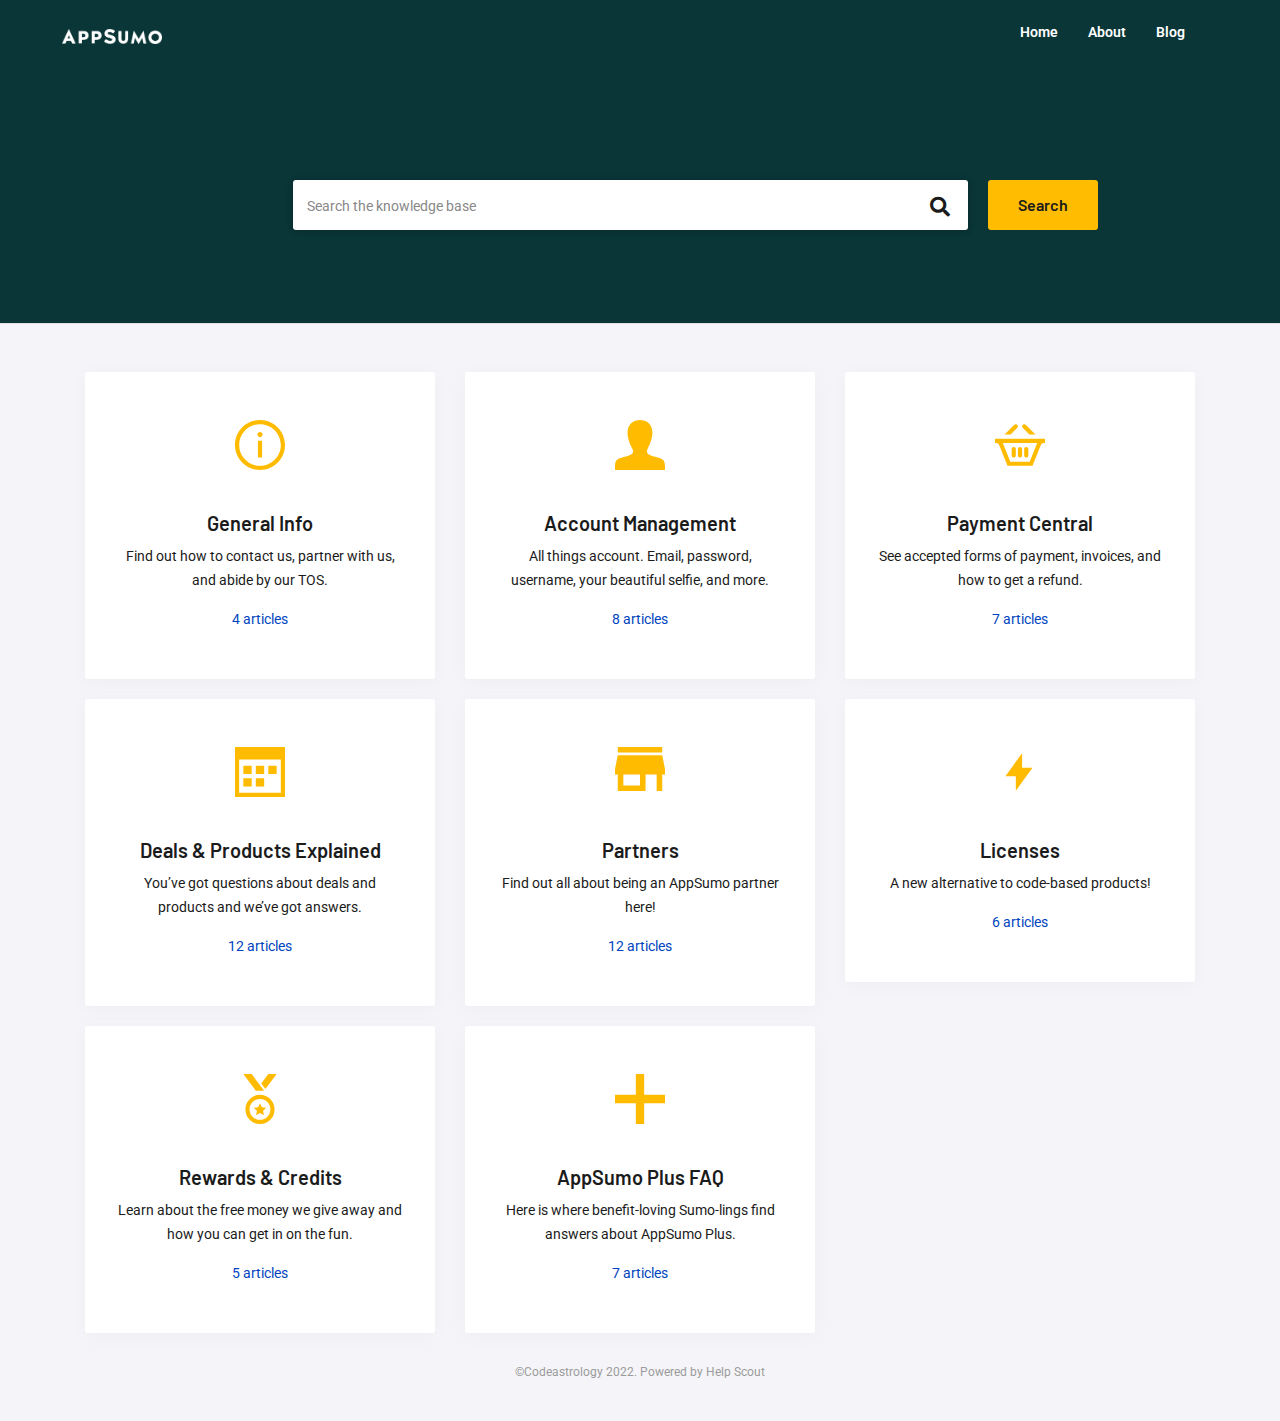
<file: index.html>
<!DOCTYPE html>
<html lang="en">

<head>
    <meta charset="UTF-8">
    <meta http-equiv="X-UA-Compatible" content="IE=edge">
    <meta name="viewport" content="width=device-width, initial-scale=1.0">
    <title>Documentation Template</title>
    <link rel="stylesheet" href="assets/css/bootstrap.min.css" />
    <link rel="stylesheet" href="assets/css/all.min.css" />
    <link rel="stylesheet" href="assets/css/nice-select.css">
    <link rel="stylesheet" href="assets/css/mmenu-light.css">
    <link rel="stylesheet" href="assets/css/style.css">
</head>

<body>
    <header id="mainNav" class="header-section">
        <div class="container">
            <div class="row">
                <div class="col-md-3 col-lg-3">
                    <div class="logo">
                        <a class="brand" href="index.html"><img src="assets/images/logo.png"></a>
                    </div>
                </div>
                <div class="col-md-9 col-lg-9">
                    <div class="header-menu">
                        <a class="mobile-menu" href="#ham-navigation"><span></span></a>
                        <div id="ham-navigation" class="main-menu">
                            <ul class="navigation clearfix">
                                <li><a href="#index.html"> Home </a></li>
                                <li><a href="about.html">About</a></li>
                                <li><a href="blog.html">Blog</a></li>
                            </ul>
                        </div>
                    </div>
                </div>
            </div>
        </div>
    </header>

    <!-- banner-section -->
    <section id="docsSearch" class="banner-section">
        <div class="container">
            <div class="wrapper" id="searchBar">
                <div class="search-input">
                    <div id="searchBar">
                        <a href="" target="_blank" hidden></a>
                        <input class="search-query" type="text" placeholder="Search the knowledge base">
                        <div class="autocom-box">
                            <!-- here list are inserted from javascript -->
                        </div>
                    </div>
                    <div class="icon"><i class="fas fa-search"></i></div>
                </div>
                <div class="button">
                    <button type="submit"><span>Search</span><i class="fa fa-search"></i></button>
                </div>
            </div>
        </div>

    </section>
    <!-- category-list -->
    <section class="category-list">
        <div class="container">
            <div class="row">
                <div class="col-md-6 col-lg-4">
                    <div class="category-box">
                        <a class="category" id="category-8" href="details.html">
                            <h3>General Info</h3>
                            <p>Find out how to contact us, partner with us, and abide by our TOS.</p>
                            <p class="article-count">
                                <span class="notranslate">4</span> articles
                            </p>
                        </a>
                    </div>
                </div>
                <div class="col-md-6 col-lg-4">
                    <div class="category-box">
                        <a class="category" id="category-9" href="details.html">
                            <h3>Account Management</h3>
                            <p>All things account. Email, password, username, your beautiful selfie, and more.</p>
                            <p class="article-count">

                                <span class="notranslate">8</span> articles

                            </p>
                        </a>
                    </div>
                </div>
                <div class="col-md-6 col-lg-4">
                    <div class="category-box">
                        <a class="category" id="category-10" href="details.html">
                            <h3>Payment Central</h3>
                            <p>See accepted forms of payment, invoices, and how to get a refund.</p>
                            <p class="article-count">

                                <span class="notranslate">7</span> articles

                            </p>
                        </a>
                    </div>
                </div>
                <div class="col-md-6 col-lg-4">
                    <div class="category-box">
                        <a class="category" id="category-11" href="details.html">
                            <h3>Deals &amp; Products Explained</h3>
                            <p>You’ve got questions about deals and products and we’ve got answers.</p>
                            <p class="article-count">

                                <span class="notranslate">12</span> articles

                            </p>
                        </a>
                    </div>
                </div>
                <div class="col-md-6 col-lg-4">
                    <div class="category-box">
                        <a class="category" id="category-12" href="details.html">
                            <h3>Partners</h3>
                            <p>Find out all about being an AppSumo partner here!</p>
                            <p class="article-count">

                                <span class="notranslate">12</span> articles

                            </p>
                        </a>
                    </div>
                </div>
                <div class="col-md-6 col-lg-4">
                    <div class="category-box">
                        <a class="category" id="category-13" href="details.html">
                            <h3>Licenses</h3>
                            <p>A new alternative to code-based products!</p>
                            <p class="article-count">

                                <span class="notranslate">6</span> articles

                            </p>
                        </a>
                    </div>
                </div>
                <div class="col-md-6 col-lg-4">
                    <div class="category-box">
                        <a class="category" id="category-14" href="details.html">
                            <h3>Rewards &amp; Credits</h3>
                            <p>Learn about the free money we give away and how you can get in on the fun.</p>
                            <p class="article-count">

                                <span class="notranslate">5</span> articles

                            </p>
                        </a>
                    </div>
                </div>
                <div class="col-md-6 col-lg-4">
                    <div class="category-box">
                        <a class="category" id="category-15" href="details.html">
                            <h3>AppSumo Plus FAQ</h3>
                            <p>Here is where benefit-loving Sumo-lings find answers about AppSumo Plus.</p>
                            <p class="article-count">

                                <span class="notranslate">7</span> articles

                            </p>
                        </a>
                    </div>
                </div>
            </div>
        </div>
    </section>
    <!-- footer-section -->
    <footer class="footer-section">
        <p>©<a href="#">Codeastrology</a>
            2022. <span>Powered by <a rel="nofollow noopener noreferrer" href="#" target="_blank">Help Scout</a></span>
        </p>

    </footer>



    <script src="assets/js/jquery-1.12.4.min.js"></script>
    <script src="assets/js/modernizr-3.11.2.min.js"></script> 
    <script src="assets/js/popper.min.js"></script>
    <script src="assets/js/bootstrap.min.js"></script>
    <script src="assets/js/jquery.nice-select.min.js"></script>
    <script src="assets/js/mmenu-light.js"></script>
    <script src="assets/js/main.js"></script>




</body>

</html>
</file>
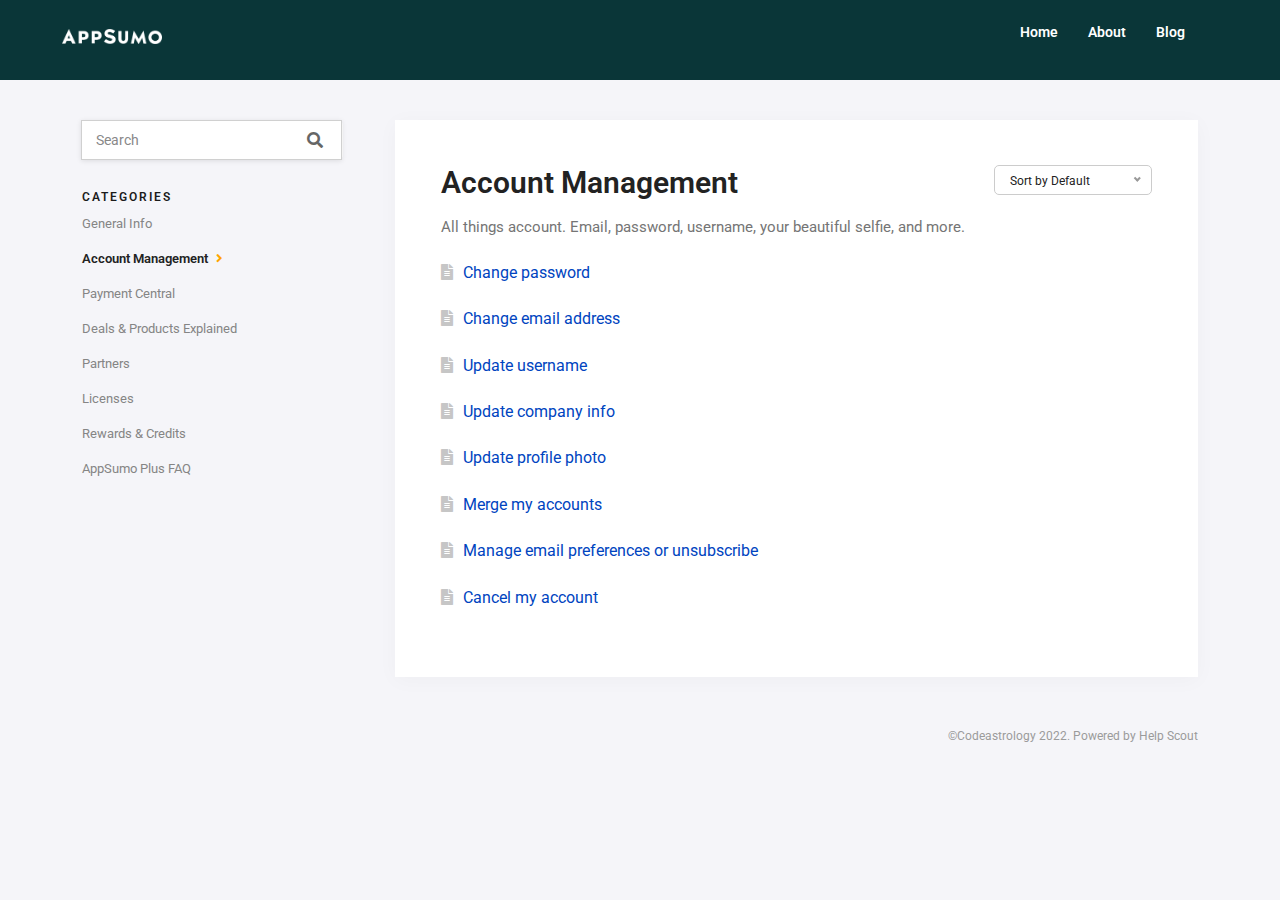
<file: category.html>
<!DOCTYPE html>
<html lang="en">

<head>
    <meta charset="UTF-8">
    <meta http-equiv="X-UA-Compatible" content="IE=edge">
    <meta name="viewport" content="width=device-width, initial-scale=1.0">
    <title>Category</title>
    <link rel="stylesheet" href="assets/css/bootstrap.min.css" />
    <link rel="stylesheet" href="assets/css/all.min.css" />
    <link rel="stylesheet" href="assets/css/nice-select.css">
    <link rel="stylesheet" href="assets/css/mmenu-light.css">
    <link rel="stylesheet" href="assets/css/style.css">
</head>

<body>
    <header id="mainNav" class="header-section">
        <div class="container">
            <div class="row">
                <div class="col-md-3 col-lg-3">
                    <div class="logo">
                        <a class="brand" href="index.html"><img src="assets/images/logo.png"></a>
                    </div>
                </div>
                <div class="col-md-9 col-lg-9">
                    <div class="header-menu">
                        <a class="mobile-menu" href="#ham-navigation"><span></span></a>
                        <div id="ham-navigation" class="main-menu">
                            <ul class="navigation clearfix">
                                <li><a href="#index.html"> Home </a></li>
                                <li><a href="about.html">About</a></li>
                                <li><a href="blog.html">Blog</a></li>
                            </ul>
                        </div>
                    </div>
                </div>
            </div>
        </div>
    </header>

    <section class="category-section">
        <div class="container">
            <div class="row">
                <div class="col-md-3 col-lg-3">
                    <div class="category-form">
                        <div class="input-group search-input">
                                <a href="" target="_blank" hidden></a>
                                <input class="search-query" type="text" placeholder="Search">
                                <div class="autocom-box">
                                    <!-- here list are inserted from javascript -->
                                </div>
                            <div class="icon"> <span><i class="fa fa-search"></i></span></div>
                        </div>
                    </div>
                    <div class="Categories-list">
                        <h3>Categories</h3>
                        <ul class="category-nav-list">


                            <li><a href="category.html">General Info <i class="fas fa-angle-right"></i></a></li>



                            <li class="active"><a href="category.html">Account Management <i
                                        class="fas fa-angle-right"></i></a></li>



                            <li><a href="category.html">Payment Central <i class="fas fa-angle-right"></i></a></li>



                            <li><a href="category.html">Deals &amp; Products Explained <i
                                        class="fas fa-angle-right"></i></a></li>



                            <li><a href="category.html">Partners <i class="fas fa-angle-right"></i></a></li>



                            <li><a href="category.html">Licenses <i class="fas fa-angle-right"></i></a></li>



                            <li><a href="category.html">Rewards &amp; Credits <i class="fas fa-angle-right"></i></a>
                            </li>



                            <li><a href="category.html">AppSumo Plus FAQ <i class="fas fa-angle-right"></i></a></li>


                        </ul>
                    </div>
                </div>
                <div class="col-md-9 col-lg-9">
                    <div class="category-content">
                        <div class="content-wrapper">
                            <div class="category-header">
                                <h1>Account Management</h1>
                                <p>All things account. Email, password, username, your beautiful selfie,
                                    and more.</p>
                            </div>
                            <div class="category-sort">
                                <form action="" method="POST">

                                    <select name="sort" id="sortBy" title="sort-by" onchange="this.form.submit();"
                                        aria-label="Page reloads on selection">

                                        <option value="">Sort by Default</option>

                                        <option value="name">Sort A-Z</option>

                                        <option value="popularity">Sort by Popularity</option>

                                        <option value="updatedAt">Sort by Last Updated</option>

                                    </select>

                                </form>

                            </div>
                        </div>
                        <!--/categoryHead-->


                        <ul class="content-article-list">

                            <li><a href="details.html"><i class="fas fa-file-alt"></i><span>Change
                                        password</span></a></li>

                            <li><a href="details.html"><i class="fas fa-file-alt"></i><span>Change
                                        email address</span></a></li>

                            <li><a href="details.html"><i class="fas fa-file-alt"></i><span>Update
                                        username</span></a></li>

                            <li><a href="details.html"><i class="fas fa-file-alt"></i><span>Update company
                                        info</span></a>
                            </li>

                            <li><a href="details.html"><i class="fas fa-file-alt"></i><span>Update profile
                                        photo</span></a>
                            </li>

                            <li><a href="details.html"><i class="fas fa-file-alt"></i><span>Merge my
                                        accounts</span></a></li>

                            <li><a href="details.html"><i class="fas fa-file-alt"></i><span>Manage email preferences or
                                        unsubscribe</span></a></li>

                            <li><a href="details.html"><i class="fas fa-file-alt"></i><span>Cancel my
                                        account</span></a></li>

                        </ul>
                    </div>
                </div>
            </div>
        </div>
    </section>
    <footer class="footer-section">
        <div class="container">
            <div class="row">
                <div class="col-lg-12">
                    <p class="copyright">©<a href="#">Codeastrology</a>
                        2022. <span>Powered by <a rel="nofollow noopener noreferrer" href="#" target="_blank">Help
                                Scout</a></span>
                    </p>
                </div>
            </div>
        </div>
    </footer>


    <script src="assets/js/jquery-3.6.0.min.js"></script>
    <script src="assets/js/modernizr-3.11.2.min.js"></script>
    <script src="assets/js/popper.min.js"></script>
    <script src="assets/js/bootstrap.min.js"></script>
    <script src="assets/js/jquery.nice-select.min.js"></script>
    <script src="assets/js/mmenu-light.js"></script>
    <script src="assets/js/main.js"></script>
</body>

</html>
</file>
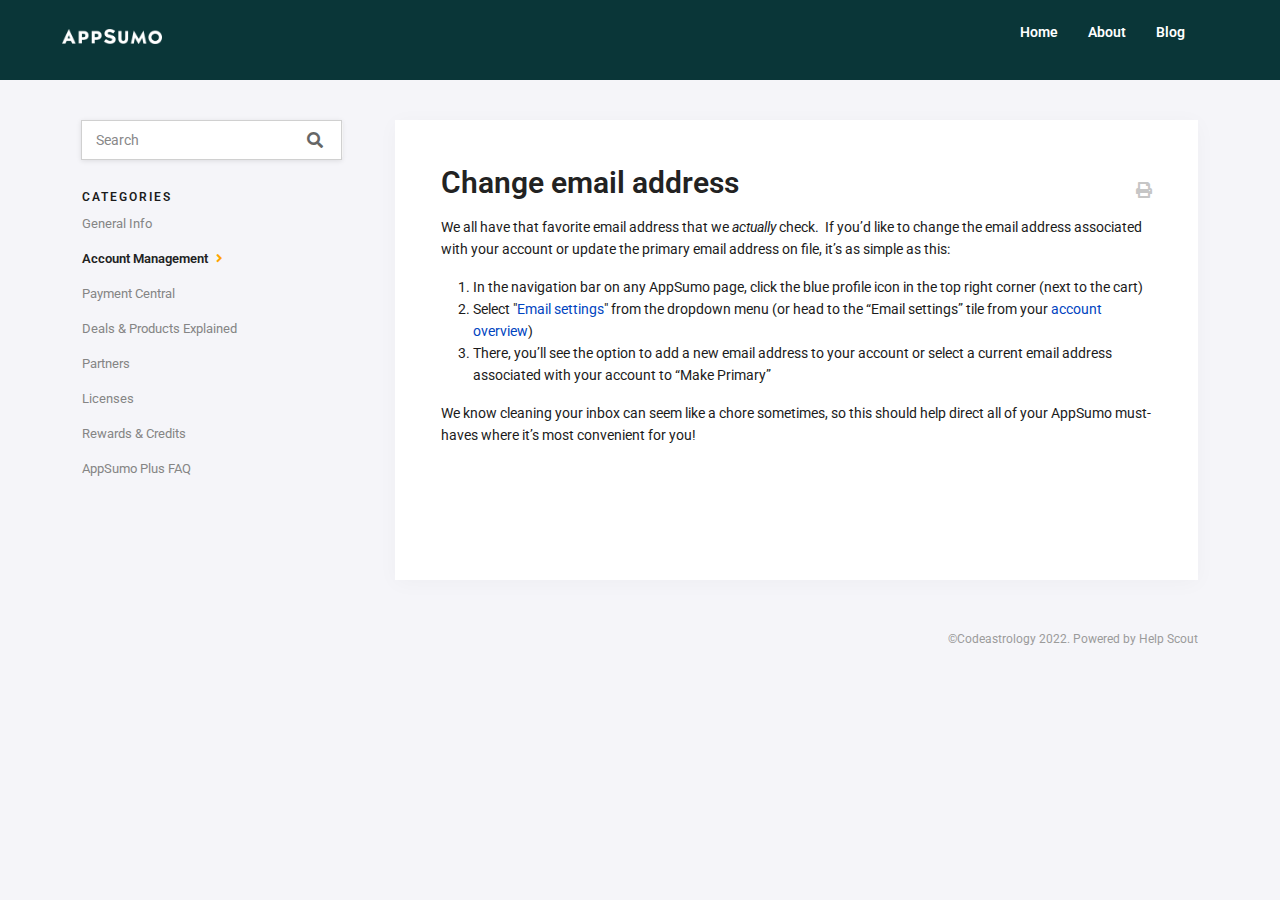
<file: details.html>
<!DOCTYPE html>
<html lang="en">

<head>
    <meta charset="UTF-8">
    <meta http-equiv="X-UA-Compatible" content="IE=edge">
    <meta name="viewport" content="width=device-width, initial-scale=1.0">
    <title>Details Template</title>
    <link rel="stylesheet" href="assets/css/bootstrap.min.css" />
    <link rel="stylesheet" href="assets/css/all.min.css" />
    <link rel="stylesheet" href="assets/css/nice-select.css">
    <link rel="stylesheet" href="assets/css/mmenu-light.css">
    <link rel="stylesheet" href="assets/css/style.css">
</head>

<body>
    <header id="mainNav" class="header-section">
        <div class="container">
            <div class="row">
                <div class="col-md-3 col-lg-3">
                    <div class="logo">
                        <a class="brand" href="index.html"><img src="assets/images/logo.png"></a>
                    </div>
                </div>
                <div class="col-md-9 col-lg-9">
                    <div class="header-menu">
                        <a class="mobile-menu" href="#ham-navigation"><span></span></a>
                        <div id="ham-navigation" class="main-menu">
                            <ul class="navigation clearfix">
                                <li><a href="#index.html"> Home </a></li>
                                <li><a href="about.html">About</a></li>
                                <li><a href="blog.html">Blog</a></li>
                            </ul>
                        </div>
                    </div>
                </div>
            </div>
        </div>
    </header>

    <section class="category-section">
        <div class="container">
            <div class="row">
                <div class="col-md-3 col-lg-3">
                    <div class="category-form">
                        <div class="category-form">
                            <div class="input-group search-input">
                                    <a href="" target="_blank" hidden></a>
                                    <input class="search-query" type="text" placeholder="Search">
                                    <div class="autocom-box">
                                        <!-- here list are inserted from javascript -->
                                    </div>
                                <div class="icon"> <span><i class="fa fa-search"></i></span></div>
                            </div>
                        </div>
                    </div>
                    <div class="Categories-list">
                        <h3>Categories</h3>
                        <ul class="category-nav-list">


                            <li><a href="category.html">General Info <i class="fas fa-angle-right"></i></a></li>



                            <li class="active"><a href="category.html">Account Management <i class="fas fa-angle-right"></i></a>
                            </li>



                            <li><a href="category.html">Payment Central <i class="fas fa-angle-right"></i></a></li>



                            <li><a href="category.html">Deals &amp; Products Explained <i class="fas fa-angle-right"></i></a></li>



                            <li><a href="category.html">Partners <i class="fas fa-angle-right"></i></a></li>



                            <li><a href="category.html">Licenses <i class="fas fa-angle-right"></i></a></li>



                            <li><a href="category.html">Rewards &amp; Credits <i class="fas fa-angle-right"></i></a></li>



                            <li><a href="category.html">AppSumo Plus FAQ <i class="fas fa-angle-right"></i></a></li>


                        </ul>
                    </div>
                </div>
                <div class="col-md-9 col-lg-9">
                    <div class="category-content">
                        <div class="details-content">
                            <div class="details-wrapper">
                                <div class="category-header">
                                    <h1 class="title">Change email address</h1>
                                </div>
                                <a href="javascript:window.print()" class="printArticle" title="Print this article"
                                    aria-label="Print this Article"><i class="fas fa-print"></i></a>
                            </div>
                            <p> We all have that favorite email address that we <em>actually</em> check.&nbsp; If you’d
                                like to change the email address associated with your account or update the primary
                                email address on file, it’s as simple as this:</p>
                            <ol>
                                <li>In the navigation bar on any AppSumo page, click the blue profile icon in the top
                                    right corner (next to the cart)</li>
                                <li>Select "<a href="#">Email settings</a>" from the dropdown menu (or head to the
                                    “Email settings” tile from your <a href="#">account overview</a>)</li>
                                <li>There, you’ll see the option to add a new email address to your account or select a
                                    current email address associated with your account to “Make Primary”</li>
                            </ol>
                            <p> We know cleaning your inbox can seem like a chore sometimes, so this should
                                help&nbsp;direct all of your AppSumo must-haves where it’s most convenient for you!</p>
                        </div>
                    </div>
                </div>
            </div>
        </div>
    </section>
    <footer class="footer-section">
        <div class="container">
            <div class="row">
                <div class="col-lg-12">
                    <p class="copyright">©<a href="#">Codeastrology</a>  
                        2022. <span>Powered by <a rel="nofollow noopener noreferrer" href="#" target="_blank">Help Scout</a></span>
                    </p> 
                </div> 
            </div>
        </div>
         </footer>


    <script src="assets/js/jquery-3.6.0.min.js"></script>
    <script src="assets/js/modernizr-3.11.2.min.js"></script>
    <script src="assets/js/popper.min.js"></script>
    <script src="assets/js/bootstrap.min.js"></script>
    <script src="assets/js/jquery.nice-select.min.js"></script>
    <script src="assets/js/mmenu-light.js"></script>
    <script src="assets/js/main.js"></script>
</body>

</html>
</file>
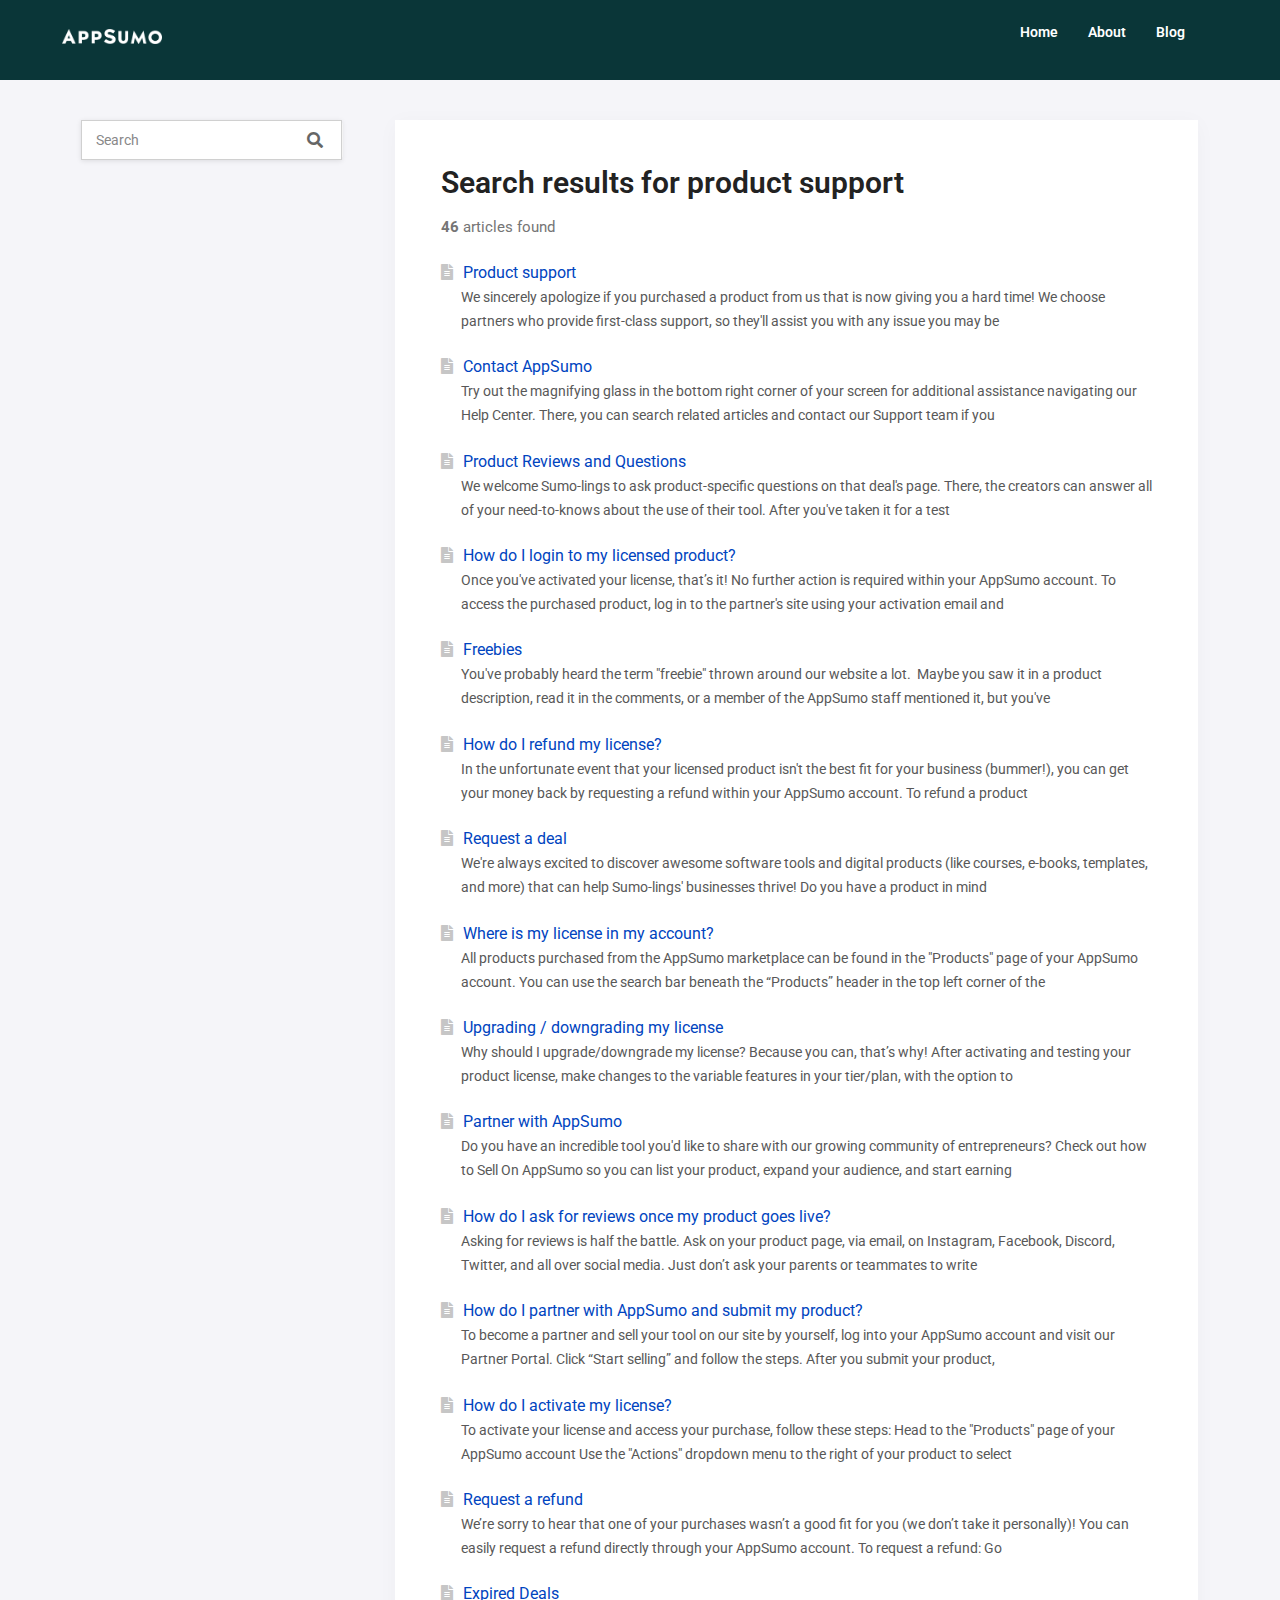
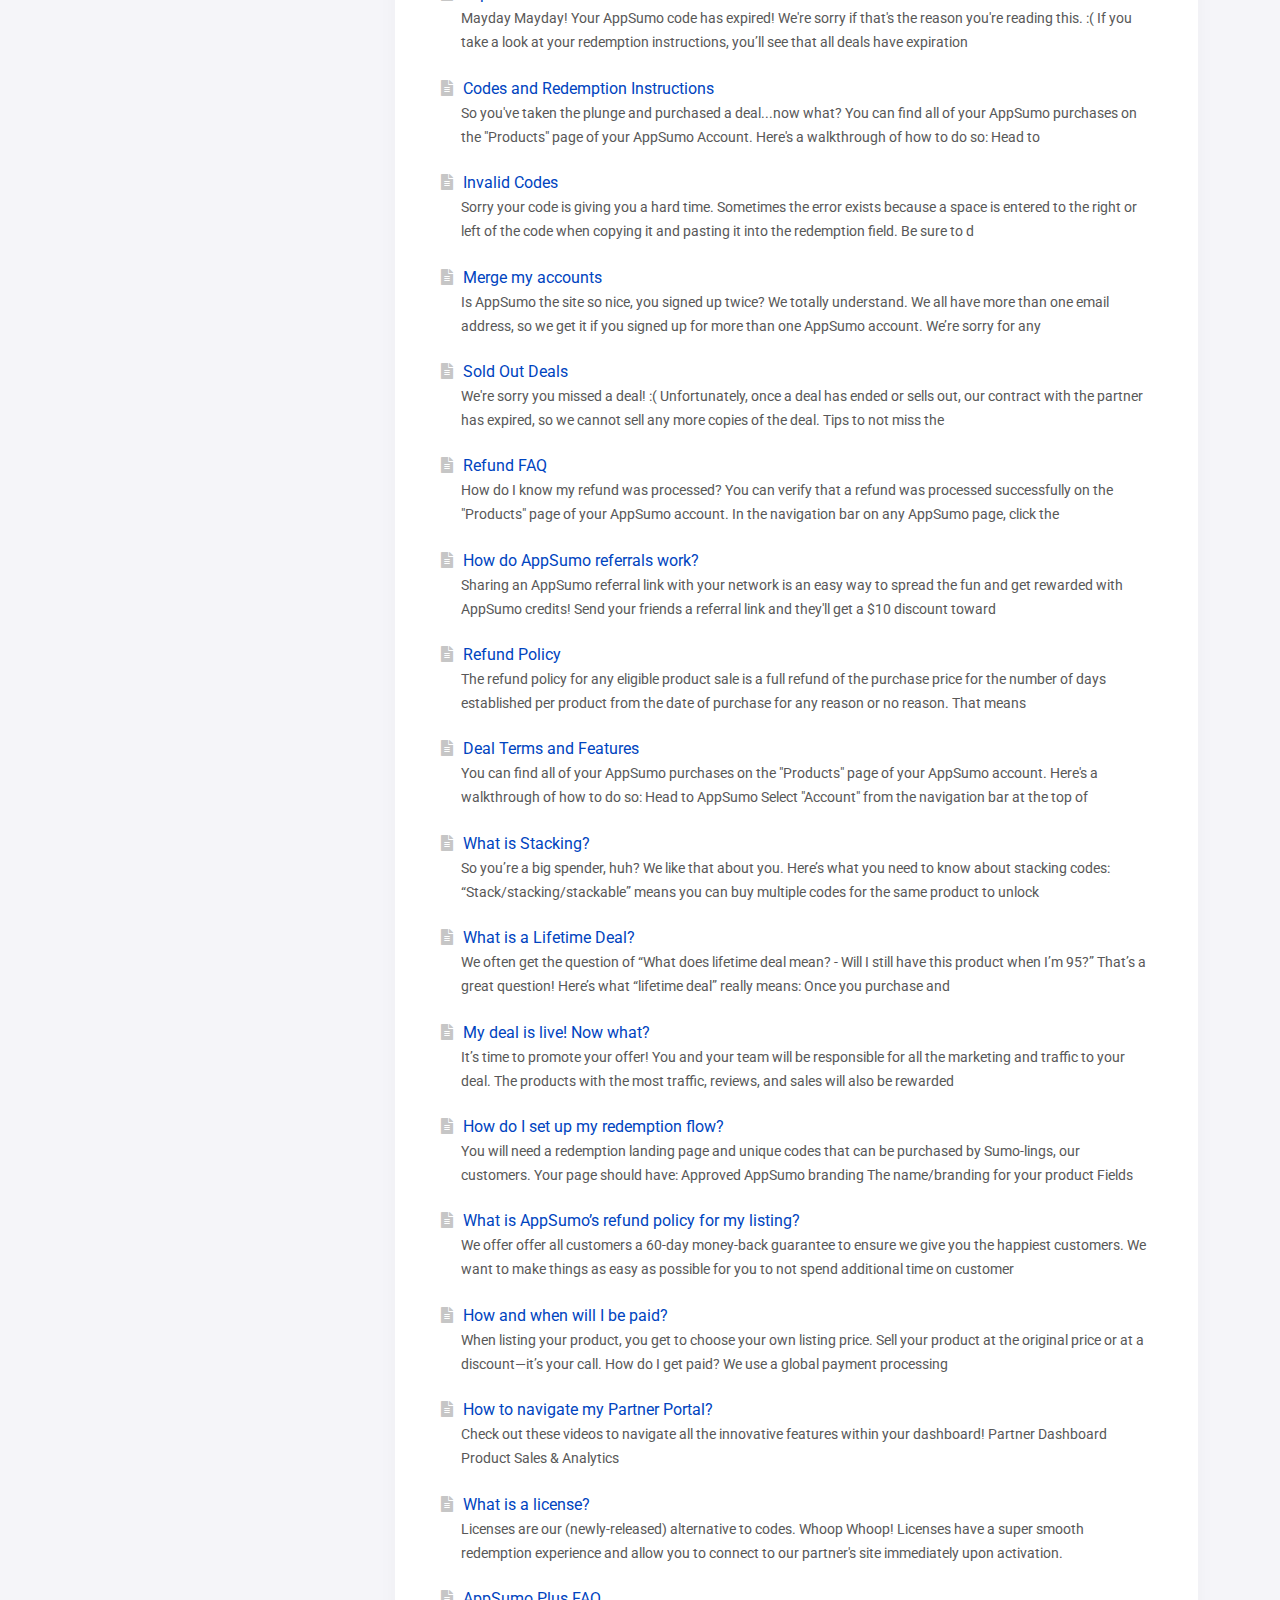
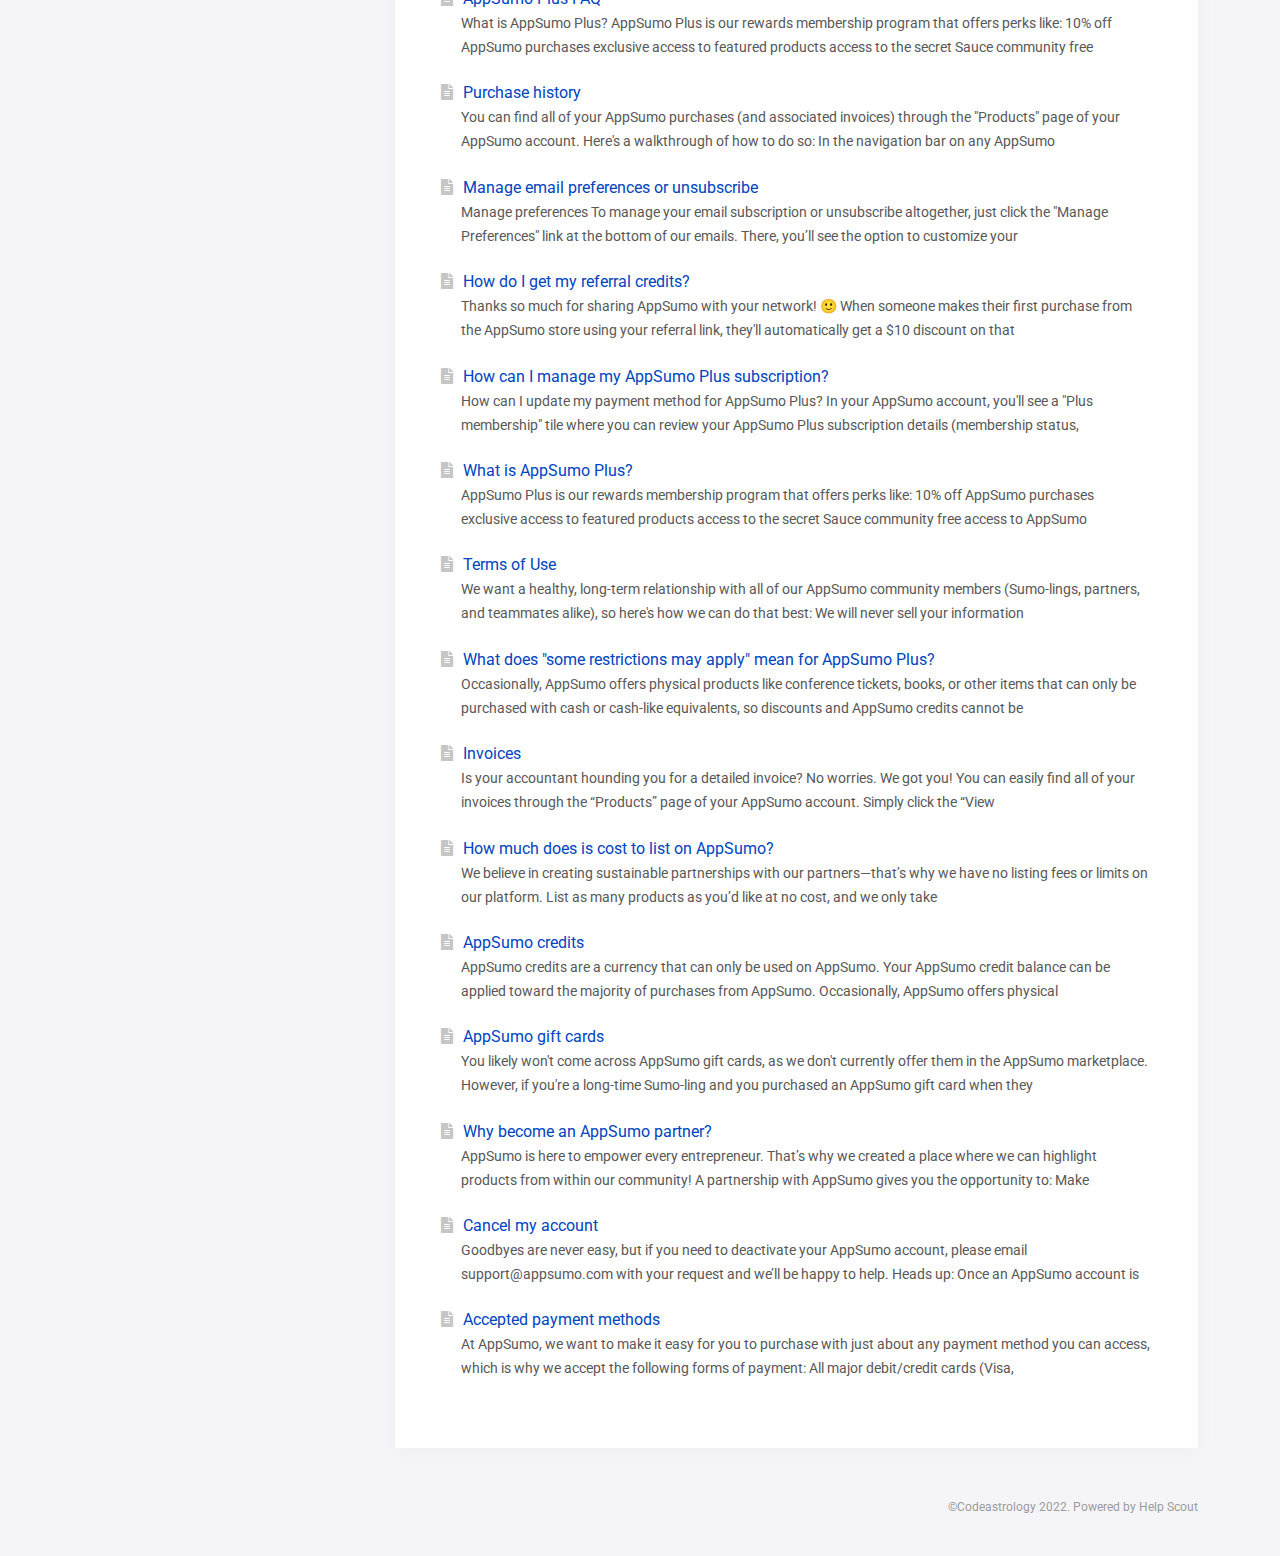
<file: search-results.html>
<!DOCTYPE html>
<html lang="en">

<head>
    <meta charset="UTF-8">
    <meta http-equiv="X-UA-Compatible" content="IE=edge">
    <meta name="viewport" content="width=device-width, initial-scale=1.0">
    <title>Search result Template</title> 
    <link rel="stylesheet" href="assets/css/bootstrap.min.css" />
    <link rel="stylesheet" href="assets/css/all.min.css" />
    <link rel="stylesheet" href="assets/css/nice-select.css">
    <link rel="stylesheet" href="assets/css/mmenu-light.css">
    <link rel="stylesheet" href="assets/css/style.css">
</head>

<body>
    <header id="mainNav" class="header-section">
        <div class="container">
            <div class="row">
                <div class="col-md-3 col-lg-3">
                    <div class="logo">
                        <a class="brand" href="index.html"><img src="assets/images/logo.png"></a>
                    </div>
                </div>
                <div class="col-md-9 col-lg-9">
                    <div class="header-menu">
                        <a class="mobile-menu" href="#ham-navigation"><span></span></a>
                        <div id="ham-navigation" class="main-menu">
                            <ul class="navigation clearfix">
                                <li><a href="#index.html"> Home </a></li>
                                <li><a href="about.html">About</a></li>
                                <li><a href="blog.html">Blog</a></li>
                            </ul>
                        </div>
                    </div>
                </div>
            </div>
        </div>
    </header>

    <section class="category-section">
        <div class="container">
            <div class="row">
                <div class="col-md-3 col-lg-3">
                    <div class="category-form">
                        <div class="category-form">
                            <div class="input-group search-input">
                                    <a href="" target="_blank" hidden></a>
                                    <input class="search-query" type="text" placeholder="Search">
                                    <div class="autocom-box">
                                        <!-- here list are inserted from javascript -->
                                    </div>
                                <div class="icon"> <span><i class="fa fa-search"></i></span></div>
                            </div>
                        </div>
                    </div>
                </div>
                <div class="col-md-9 col-lg-9">
                    <div class="category-content">
                        <div class="content-wrapper">
                            <div class="category-header">
                                <h1>Search results for product support</h1>
                                <p class="articlesFound"><strong>46</strong> articles found</p>
                            </div>
                        </div>
                        <!--/categoryHead-->
                        <ul class="content-article-list">
    
                            <li>
                                <a href="search-results.html"><i class="fas fa-file-alt"></i>Product support</a>
                                <p>We sincerely apologize if you purchased a product from us that is now giving you a hard time! We choose partners who provide first-class support, so they'll assist you with any issue you may be</p>
                            </li>
                        
                            <li>
                                <a href="search-results.html"><i class="fas fa-file-alt"></i>Contact AppSumo</a>
                                <p>Try out the magnifying glass in the bottom right corner of your screen for additional assistance navigating our Help Center. There, you can search related articles and contact our Support team if you</p>
                            </li>
                        
                            <li>
                                <a href="search-results.html"><i class="fas fa-file-alt"></i>Product Reviews and Questions</a>
                                <p>We welcome Sumo-lings to ask product-specific questions on that deal's page. There, the creators can answer all of your need-to-knows about the use of their tool. After you've taken it for a test</p>
                            </li>
                        
                            <li>
                                <a href="search-results.html"><i class="fas fa-file-alt"></i>How do I login to my licensed product?</a>
                                <p>Once you've activated your license, that’s it! No further action is required within your AppSumo account. To access the purchased product, log in to the partner's site using your activation email and</p>
                            </li>
                        
                            <li>
                                <a href="search-results.html"><i class="fas fa-file-alt"></i>Freebies</a>
                                <p>You've probably heard the&nbsp;term "freebie" thrown around our website a lot.&nbsp; Maybe you saw it in a product description,&nbsp;read it in the comments,&nbsp;or a member of the AppSumo staff mentioned it, but you've</p>
                            </li>
                        
                            <li>
                                <a href="search-results.html"><i class="fas fa-file-alt"></i>How do I refund my license?</a>
                                <p>In the unfortunate event that your licensed product isn't the best fit for your business (bummer!), you can get your money back by requesting a refund within your AppSumo account. To refund a product</p>
                            </li>
                        
                            <li>
                                <a href="search-results.html"><i class="fas fa-file-alt"></i>Request a deal</a>
                                <p>We're always excited to discover awesome software tools and digital products (like courses, e-books, templates, and more) that can help Sumo-lings' businesses thrive! Do you have a product in mind</p>
                            </li>
                        
                            <li>
                                <a href="search-results.html"><i class="fas fa-file-alt"></i>Where is my license in my account?</a>
                                <p>All products purchased from the AppSumo marketplace can be found in the "Products" page of your AppSumo account. You can use the search bar beneath the “Products” header in the top left corner of the</p>
                            </li>
                        
                            <li>
                                <a href="search-results.html"><i class="fas fa-file-alt"></i>Upgrading / downgrading my license</a>
                                <p>Why should I upgrade/downgrade my license? Because you can, that’s why! After activating and testing your product license, make changes to the variable features in your tier/plan, with the option to</p>
                            </li>
                        
                            <li>
                                <a href="#"><i class="fas fa-file-alt"></i>Partner with AppSumo</a>
                                <p>Do you have an incredible tool you'd like to share with our growing community of entrepreneurs? Check out how to Sell On AppSumo so you can list your product, expand your audience, and start earning</p>
                            </li>
                        
                            <li>
                                <a href="search-results.html"><i class="fas fa-file-alt"></i>How do I ask for reviews once my product goes live?</a>
                                <p>Asking for reviews is half the battle. Ask on your product page, via email, on Instagram, Facebook, Discord, Twitter, and all over social media. Just don’t ask your parents or teammates to write</p>
                            </li>
                        
                            <li>
                                <a href="search-results.html"><i class="fas fa-file-alt"></i>How do I partner with AppSumo and submit my product?</a>
                                <p>To become a partner and sell your tool on our site by yourself, log into your AppSumo account and visit our Partner Portal. Click “Start selling” and follow the steps. After you submit your product,</p>
                            </li>
                        
                            <li>
                                <a href="search-results.html"><i class="fas fa-file-alt"></i>How do I activate my license?</a>
                                <p>To activate your license and access your purchase, follow these steps: Head to the "Products" page of your AppSumo account Use the "Actions" dropdown menu to the right of your product to select</p>
                            </li>
                        
                            <li>
                                <a href="search-results.html"><i class="fas fa-file-alt"></i>Request a refund</a>
                                <p>We’re sorry to hear that one of your purchases wasn’t a good fit for you (we don’t take it personally)! You can easily request a refund directly through your AppSumo account. To request a refund: Go</p>
                            </li>
                        
                            <li>
                                <a href="search-results.html"><i class="fas fa-file-alt"></i>Expired Deals</a>
                                <p>Mayday Mayday! Your AppSumo code has expired! We're sorry if that's the reason you're reading this. :( If you take a look at your redemption instructions, you’ll see that all deals have expiration</p>
                            </li>
                        
                            <li>
                                <a href="search-results.html"><i class="fas fa-file-alt"></i>Codes and Redemption Instructions</a>
                                <p>So you've taken the plunge and purchased a deal...now what? You can find all of your AppSumo purchases on the "Products" page of your AppSumo Account. Here's a walkthrough of how to do so: Head to</p>
                            </li>
                        
                            <li>
                                <a href="search-results.html"><i class="fas fa-file-alt"></i>Invalid Codes</a>
                                <p>Sorry your code is giving you a hard time. Sometimes&nbsp;the error exists because a space&nbsp;is entered to the right or left of the code when copying it and pasting it into the redemption field. Be sure to d</p>
                            </li>
                        
                            <li>
                                <a href="search-results.html"><i class="fas fa-file-alt"></i>Merge my accounts</a>
                                <p>Is AppSumo the site so nice, you signed up twice? We totally understand. We all have more than one email address, so we get it if you signed up for more than one AppSumo account. We’re sorry for any</p>
                            </li>
                        
                            <li>
                                <a href="search-results.html"><i class="fas fa-file-alt"></i>Sold Out Deals</a>
                                <p>We're sorry you missed a deal! :( Unfortunately, once a deal has ended or sells out, our contract with the partner has expired, so we cannot sell any more copies of the deal. Tips to not miss the</p>
                            </li>
                        
                            <li>
                                <a href="search-results.html"><i class="fas fa-file-alt"></i>Refund FAQ</a>
                                <p>How do I know my refund was processed? You can verify that a refund was processed successfully on the "Products" page of your AppSumo account. In the navigation bar on any AppSumo page, click the</p>
                            </li>
                        
                            <li>
                                <a href="search-results.html"><i class="fas fa-file-alt"></i>How do AppSumo referrals work?</a>
                                <p>Sharing an AppSumo referral link with your network is an easy way to spread the fun and get rewarded with AppSumo credits! Send your friends a referral link and they'll get a $10 discount toward</p>
                            </li>
                        
                            <li>
                                <a href="search-results.html"><i class="fas fa-file-alt"></i>Refund Policy</a>
                                <p>The refund policy for any eligible product sale is a full refund of the purchase price for the number of days established per product from the date of purchase for any reason or no reason. That means</p>
                            </li>
                        
                            <li>
                                <a href="search-results.html"><i class="fas fa-file-alt"></i>Deal Terms and Features</a>
                                <p>You can find all of your AppSumo purchases on the "Products" page of your AppSumo account. Here's a walkthrough of how to do so: Head to AppSumo Select "Account" from the navigation bar at the top of</p>
                            </li>
                        
                            <li>
                                <a href="search-results.html"><i class="fas fa-file-alt"></i>What is Stacking?</a>
                                <p>So you’re a big spender, huh? We like that about you. Here’s what you need to know about stacking codes: “Stack/stacking/stackable” means you can buy multiple codes for the same product to unlock</p>
                            </li>
                        
                            <li>
                                <a href="search-results.html"><i class="fas fa-file-alt"></i>What is a Lifetime Deal?</a>
                                <p>We often get the question of “What does lifetime deal mean? - Will I still have this product when I’m 95?” That’s a great question! Here’s what “lifetime deal” really means: Once you purchase and</p>
                            </li>
                        
                            <li>
                                <a href="search-results.html"><i class="fas fa-file-alt"></i>My deal is live! Now what?</a>
                                <p>It’s time to promote your offer! You and your team will be responsible for all the marketing and traffic to your deal. The products with the most traffic, reviews, and sales will also be rewarded</p>
                            </li>
                        
                            <li>
                                <a href="search-results.html"><i class="fas fa-file-alt"></i>How do I set up my redemption flow?</a>
                                <p>You will need a redemption landing page and unique codes that can be purchased by Sumo-lings, our customers. Your page should have: Approved AppSumo branding The name/branding for your product Fields</p>
                            </li>
                        
                            <li>
                                <a href="search-results.html"><i class="fas fa-file-alt"></i>What is AppSumo’s refund policy for my listing?</a>
                                <p>We offer offer all customers a 60-day money-back guarantee to ensure we give you the happiest customers. We want to make things as easy as possible for you to not spend additional time on customer</p>
                            </li>
                        
                            <li>
                                <a href="search-results.html"><i class="fas fa-file-alt"></i>How and when will I be paid?</a>
                                <p>When listing your product, you get to choose your own listing price. Sell your product at the original price or at a discount—it’s your call. How do I get paid? We use a global payment processing</p>
                            </li>
                        
                            <li>
                                <a href="search-results.html"><i class="fas fa-file-alt"></i>How to navigate my Partner Portal?</a>
                                <p>Check out these videos to navigate all the innovative features within your dashboard! Partner Dashboard Product Sales &amp; Analytics</p>
                            </li>
                        
                            <li>
                                <a href="search-results.html"><i class="fas fa-file-alt"></i>What is a license?</a>
                                <p>Licenses are our (newly-released) alternative to codes. Whoop Whoop! Licenses have a super smooth redemption experience and allow you to connect to our partner's site immediately upon activation.</p>
                            </li>
                        
                            <li>
                                <a href="search-results.html"><i class="fas fa-file-alt"></i>AppSumo Plus FAQ</a>
                                <p>What is AppSumo Plus? AppSumo Plus is our rewards membership program that offers perks like: 10% off AppSumo purchases exclusive access to featured products access to the secret Sauce community free</p>
                            </li>
                        
                            <li>
                                <a href="search-results.html"><i class="fas fa-file-alt"></i>Purchase history</a>
                                <p>You can find all of your AppSumo purchases (and associated invoices) through the "Products" page of your AppSumo account. Here's a walkthrough of how to do so: In the navigation bar on any AppSumo</p>
                            </li>
                        
                            <li>
                                <a href="search-results.html"><i class="fas fa-file-alt"></i>Manage email preferences or unsubscribe</a>
                                <p>Manage preferences To manage your email subscription or unsubscribe altogether, just click the "Manage Preferences" link at the bottom of our emails. There, you’ll see the option to customize your</p>
                            </li>
                        
                            <li>
                                <a href="search-results.html"><i class="fas fa-file-alt"></i>How do I get my referral credits?</a>
                                <p>Thanks so much for sharing AppSumo with your network! 🙂 When someone makes their first purchase from the AppSumo store using your referral link, they'll automatically get a $10 discount on that</p>
                            </li>
                        
                            <li>
                                <a href="search-results.html"><i class="fas fa-file-alt"></i>How can I manage my AppSumo Plus subscription?</a>
                                <p>How can I update my payment method for AppSumo Plus? In your AppSumo account, you'll see a "Plus membership" tile where you can review your AppSumo Plus subscription details (membership status,</p>
                            </li>
                        
                            <li>
                                <a href="#"><i class="fas fa-file-alt"></i>What is AppSumo Plus?</a>
                                <p>AppSumo Plus is our rewards membership program that offers perks like: 10% off AppSumo purchases exclusive access to featured products access to the secret Sauce community free access to AppSumo</p>
                            </li>
                        
                            <li>
                                <a href="#"><i class="fas fa-file-alt"></i>Terms of Use</a>
                                <p>We want a healthy, long-term relationship with all of our AppSumo community members (Sumo-lings, partners, and teammates alike), so here's how we can do that best: We will never sell your information</p>
                            </li>
                        
                            <li>
                                <a href="#"><i class="fas fa-file-alt"></i>What does "some restrictions may apply" mean for AppSumo Plus?</a>
                                <p>Occasionally, AppSumo offers physical products like conference tickets, books, or other items that can only be purchased with cash or cash-like equivalents, so discounts and AppSumo credits cannot be</p>
                            </li>
                        
                            <li>
                                <a href="#"><i class="fas fa-file-alt"></i>Invoices</a>
                                <p>Is your accountant hounding you for a detailed invoice? No worries. We got you! You can easily find all of your invoices through the “Products” page of your AppSumo account. Simply click the “View</p>
                            </li>
                        
                            <li>
                                <a href="#"><i class="fas fa-file-alt"></i>How much does is cost to list on AppSumo?</a>
                                <p>We believe in creating sustainable partnerships with our partners—that’s why we have no listing fees or limits on our platform. List as many products as you’d like at no cost, and we only take</p>
                            </li>
                        
                            <li>
                                <a href="#"><i class="fas fa-file-alt"></i>AppSumo credits</a>
                                <p>AppSumo credits are a currency that can only be used on AppSumo. Your AppSumo credit balance can be applied toward the majority of purchases from AppSumo. Occasionally, AppSumo offers physical</p>
                            </li>
                        
                            <li>
                                <a href="#"><i class="fas fa-file-alt"></i>AppSumo gift cards</a>
                                <p>You likely won't come across AppSumo gift cards, as we don't currently offer them in the AppSumo marketplace. However, if you're a long-time Sumo-ling and you purchased an AppSumo gift card when they</p>
                            </li>
                        
                            <li>
                                <a href="#"><i class="fas fa-file-alt"></i>Why become an AppSumo partner?</a>
                                <p>AppSumo is here to empower every entrepreneur. That’s why we created a place where we can highlight products from within our community! A partnership with AppSumo gives you the opportunity to: Make</p>
                            </li>
                        
                            <li>
                                <a href="#"><i class="fas fa-file-alt"></i>Cancel my account</a>
                                <p>Goodbyes are never easy, but if you need to deactivate your AppSumo account, please email support@appsumo.com with your request and we’ll be happy to help. Heads up: Once an AppSumo account is</p>
                            </li>
                        
                            <li>
                                <a href="#"><i class="fas fa-file-alt"></i>Accepted payment methods</a>
                                <p>At AppSumo, we want to make it easy for you to purchase with just about any payment method you can access, which is why we accept the following forms of payment: All major debit/credit cards (Visa,</p>
                            </li>
                        
                        </ul>
                    </div>
                </div>
            </div>
        </div>
    </section>
    <footer class="footer-section">
        <div class="container">
            <div class="row">
                <div class="col-lg-12">
                    <p class="copyright">©<a href="#">Codeastrology</a>  
                        2022. <span>Powered by <a rel="nofollow noopener noreferrer" href="#" target="_blank">Help Scout</a></span>
                    </p> 
                </div> 
            </div>
        </div>
         </footer>


    <script src="assets/js/jquery-3.6.0.min.js"></script>
    <script src="assets/js/modernizr-3.11.2.min.js"></script>
    <script src="assets/js/popper.min.js"></script>
    <script src="assets/js/bootstrap.min.js"></script>
    <script src="assets/js/jquery.nice-select.min.js"></script>
    <script src="assets/js/mmenu-light.js"></script>
    <script src="assets/js/main.js"></script>
</body>

</html>
</file>
<file: assets/css/nice-select.css>
.nice-select {
  -webkit-tap-highlight-color: transparent;
  background-color: #fff;
  border-radius: 5px;
  border: solid 1px #e8e8e8;
  box-sizing: border-box;
  clear: both;
  cursor: pointer;
  display: block;
  float: left;
  font-family: inherit;
  font-size: 14px;
  font-weight: normal;
  height: 42px;
  line-height: 40px;
  outline: none;
  padding-left: 18px;
  padding-right: 30px;
  position: relative;
  text-align: left !important;
  -webkit-transition: all 0.2s ease-in-out;
  transition: all 0.2s ease-in-out;
  -webkit-user-select: none;
     -moz-user-select: none;
      -ms-user-select: none;
          user-select: none;
  white-space: nowrap;
  width: auto; }
  .nice-select:hover {
    border-color: #dbdbdb; }
  .nice-select:active, .nice-select.open, .nice-select:focus {
    border-color: #999; }
  .nice-select:after {
    border-bottom: 2px solid #999;
    border-right: 2px solid #999;
    content: '';
    display: block;
    height: 5px;
    margin-top: -4px;
    pointer-events: none;
    position: absolute;
    right: 12px;
    top: 50%;
    -webkit-transform-origin: 66% 66%;
        -ms-transform-origin: 66% 66%;
            transform-origin: 66% 66%;
    -webkit-transform: rotate(45deg);
        -ms-transform: rotate(45deg);
            transform: rotate(45deg);
    -webkit-transition: all 0.15s ease-in-out;
    transition: all 0.15s ease-in-out;
    width: 5px; }
  .nice-select.open:after {
    -webkit-transform: rotate(-135deg);
        -ms-transform: rotate(-135deg);
            transform: rotate(-135deg); }
  .nice-select.open .list {
    opacity: 1;
    pointer-events: auto;
    -webkit-transform: scale(1) translateY(0);
        -ms-transform: scale(1) translateY(0);
            transform: scale(1) translateY(0); }
  .nice-select.disabled {
    border-color: #ededed;
    color: #999;
    pointer-events: none; }
    .nice-select.disabled:after {
      border-color: #cccccc; }
  .nice-select.wide {
    width: 100%; }
    .nice-select.wide .list {
      left: 0 !important;
      right: 0 !important; }
  .nice-select.right {
    float: right; }
    .nice-select.right .list {
      left: auto;
      right: 0; }
  .nice-select.small {
    font-size: 12px;
    height: 36px;
    line-height: 34px; }
    .nice-select.small:after {
      height: 4px;
      width: 4px; }
    .nice-select.small .option {
      line-height: 34px;
      min-height: 34px; }
  .nice-select .list {
    background-color: #fff;
    border-radius: 5px;
    box-shadow: 0 0 0 1px rgba(68, 68, 68, 0.11);
    box-sizing: border-box;
    margin-top: 4px;
    opacity: 0;
    overflow: hidden;
    padding: 0;
    pointer-events: none;
    position: absolute;
    top: 100%;
    left: 0;
    -webkit-transform-origin: 50% 0;
        -ms-transform-origin: 50% 0;
            transform-origin: 50% 0;
    -webkit-transform: scale(0.75) translateY(-21px);
        -ms-transform: scale(0.75) translateY(-21px);
            transform: scale(0.75) translateY(-21px);
    -webkit-transition: all 0.2s cubic-bezier(0.5, 0, 0, 1.25), opacity 0.15s ease-out;
    transition: all 0.2s cubic-bezier(0.5, 0, 0, 1.25), opacity 0.15s ease-out;
    z-index: 9; }
    .nice-select .list:hover .option:not(:hover) {
      background-color: transparent !important; }
  .nice-select .option {
    cursor: pointer;
    font-weight: 400;
    line-height: 40px;
    list-style: none;
    min-height: 40px;
    outline: none;
    padding-left: 18px;
    padding-right: 29px;
    text-align: left;
    -webkit-transition: all 0.2s;
    transition: all 0.2s; }
    .nice-select .option:hover, .nice-select .option.focus, .nice-select .option.selected.focus {
      background-color: #f6f6f6; }
    .nice-select .option.selected {
      font-weight: bold; }
    .nice-select .option.disabled {
      background-color: transparent;
      color: #999;
      cursor: default; }

.no-csspointerevents .nice-select .list {
  display: none; }

.no-csspointerevents .nice-select.open .list {
  display: block; }
</file>
<file: assets/css/mmenu-light.css>
/*!
 * Mmenu Light
 * mmenujs.com/mmenu-light
 *
 * Copyright (c) Fred Heusschen
 * www.frebsite.nl
 *
 * License: CC-BY-4.0
 * http://creativecommons.org/licenses/by/4.0/
 */:root{--mm-ocd-width:80%;--mm-ocd-min-width:200px;--mm-ocd-max-width:440px}body.mm-ocd-opened{overflow-y:hidden;-ms-scroll-chaining:none;overscroll-behavior:none}.mm-ocd{position:fixed;top:0;right:0;bottom:100%;left:0;z-index:9999;overflow:hidden;-ms-scroll-chaining:none;overscroll-behavior:contain;background:rgba(0,0,0,0);-webkit-transition-property:bottom,background-color;-o-transition-property:bottom,background-color;transition-property:bottom,background-color;-webkit-transition-duration:0s,.3s;-o-transition-duration:0s,.3s;transition-duration:0s,.3s;-webkit-transition-timing-function:ease;-o-transition-timing-function:ease;transition-timing-function:ease;-webkit-transition-delay:.45s,.15s;-o-transition-delay:.45s,.15s;transition-delay:.45s,.15s}.mm-ocd--open{bottom:0;background:rgba(0,0,0,.25);-webkit-transition-delay:0s;-o-transition-delay:0s;transition-delay:0s}.mm-ocd__content{position:absolute;top:0;bottom:0;z-index:2;width:80%;width:var(--mm-ocd-width);min-width:200px;min-width:var(--mm-ocd-min-width);max-width:440px;max-width:var(--mm-ocd-max-width);background:#fff;-webkit-transition-property:-webkit-transform;transition-property:-webkit-transform;-o-transition-property:transform;transition-property:transform;transition-property:transform,-webkit-transform;-webkit-transition-duration:.3s;-o-transition-duration:.3s;transition-duration:.3s;-webkit-transition-timing-function:ease;-o-transition-timing-function:ease;transition-timing-function:ease}.mm-ocd--left .mm-ocd__content{left:0;-webkit-transform:translate3d(-100%,0,0);transform:translate3d(-100%,0,0)}.mm-ocd--right .mm-ocd__content{right:0;-webkit-transform:translate3d(100%,0,0);transform:translate3d(100%,0,0)}.mm-ocd--open .mm-ocd__content{-webkit-transform:translate3d(0,0,0);transform:translate3d(0,0,0)}.mm-ocd__backdrop{position:absolute;top:0;bottom:0;z-index:3;width:calc(100% - 80%);width:calc(100% - var(--mm-ocd-width));min-width:calc(100% - 440px);min-width:calc(100% - var(--mm-ocd-max-width));max-width:calc(100% - 200px);max-width:calc(100% - var(--mm-ocd-min-width));background:rgba(3,2,1,0)}.mm-ocd--left .mm-ocd__backdrop{right:0}.mm-ocd--right .mm-ocd__backdrop{left:0}.mm-spn,.mm-spn a,.mm-spn li,.mm-spn span,.mm-spn ul{display:block;padding:0;margin:0;-webkit-box-sizing:border-box;box-sizing:border-box}:root{--mm-spn-item-height:50px;--mm-spn-item-indent:20px;--mm-spn-line-height:24px}.mm-spn{width:100%;height:100%;-webkit-tap-highlight-color:transparent;-webkit-overflow-scrolling:touch;overflow:hidden;-webkit-clip-path:inset(0 0 0 0);clip-path:inset(0 0 0 0);-webkit-transform:translateX(0);-ms-transform:translateX(0);transform:translateX(0)}.mm-spn ul{-webkit-overflow-scrolling:touch;position:fixed;top:0;left:100%;bottom:0;z-index:2;width:130%;padding-right:30%;line-height:24px;line-height:var(--mm-spn-line-height);overflow:visible;overflow-y:auto;background:inherit;-webkit-transition:left .3s ease 0s;-o-transition:left .3s ease 0s;transition:left .3s ease 0s;cursor:default}.mm-spn ul:after{content:"";display:block;height:50px;height:var(--mm-spn-item-height)}.mm-spn>ul{left:0}.mm-spn ul.mm-spn--open{left:0}.mm-spn ul.mm-spn--parent{left:-30%;overflow-y:hidden}.mm-spn li{position:relative;background:inherit;cursor:pointer}.mm-spn li:before{content:"";display:block;position:absolute;top:25px;top:calc(var(--mm-spn-item-height)/ 2);right:25px;right:calc(var(--mm-spn-item-height)/ 2);z-index:0;width:10px;height:10px;border-top:2px solid;border-right:2px solid;-webkit-transform:rotate(45deg) translate(0,-50%);-ms-transform:rotate(45deg) translate(0,-50%);transform:rotate(45deg) translate(0,-50%);opacity:.4}.mm-spn li:after{content:"";display:block;margin-left:20px;margin-left:var(--mm-spn-item-indent);border-top:1px solid;opacity:.15}.mm-spn a,.mm-spn span{position:relative;z-index:1;padding:13px 20px;padding:calc((var(--mm-spn-item-height) - var(--mm-spn-line-height))/ 2) var(--mm-spn-item-indent)}.mm-spn a{background:inherit;color:inherit;text-decoration:none}.mm-spn a:not(:last-child){width:calc(100% - 50px);width:calc(100% - var(--mm-spn-item-height))}.mm-spn a:not(:last-child):after{content:"";display:block;position:absolute;top:0;right:0;bottom:0;border-right:1px solid;opacity:.15}.mm-spn span{background:0 0}.mm-spn.mm-spn--navbar{cursor:pointer}.mm-spn.mm-spn--navbar:before{content:'';display:block;position:absolute;top:25px;top:calc(var(--mm-spn-item-height)/ 2);left:20px;left:var(--mm-spn-item-indent);width:10px;height:10px;margin-top:2px;border-top:2px solid;border-left:2px solid;-webkit-transform:rotate(-45deg) translate(50%,-50%);-ms-transform:rotate(-45deg) translate(50%,-50%);transform:rotate(-45deg) translate(50%,-50%);opacity:.4}.mm-spn.mm-spn--navbar.mm-spn--main{cursor:default}.mm-spn.mm-spn--navbar.mm-spn--main:before{content:none;display:none}.mm-spn.mm-spn--navbar:after{content:attr(data-mm-spn-title);display:block;position:absolute;top:0;left:0;right:0;height:50px;height:var(--mm-spn-item-height);padding:0 40px;padding:0 calc(var(--mm-spn-item-indent) * 2);line-height:50px;line-height:var(--mm-spn-item-height);opacity:.4;text-align:center;overflow:hidden;white-space:nowrap;-o-text-overflow:ellipsis;text-overflow:ellipsis}.mm-spn.mm-spn--navbar.mm-spn--main:after{padding-left:20px;padding-left:var(--mm-spn-item-indent)}.mm-spn.mm-spn--navbar ul{top:51px;top:calc(var(--mm-spn-item-height) + 1px)}.mm-spn.mm-spn--navbar ul:before{content:'';display:block;position:fixed;top:inherit;z-index:2;width:100%;border-top:1px solid currentColor;opacity:.15}.mm-spn.mm-spn--light{color:#444;background:#f3f3f3}.mm-spn.mm-spn--dark{color:#ddd;background:#333}.mm-spn.mm-spn--vertical{overflow-y:auto}.mm-spn.mm-spn--vertical ul{width:100%;padding-right:0;position:static}.mm-spn.mm-spn--vertical ul ul{display:none;padding-left:20px;padding-left:var(--mm-spn-item-indent)}.mm-spn.mm-spn--vertical ul ul:after{height:25px;height:calc(var(--mm-spn-item-height)/ 2)}.mm-spn.mm-spn--vertical ul.mm-spn--open{display:block}.mm-spn.mm-spn--vertical li.mm-spn--open:before{-webkit-transform:rotate(135deg) translate(-50%,0);-ms-transform:rotate(135deg) translate(-50%,0);transform:rotate(135deg) translate(-50%,0)}.mm-spn.mm-spn--vertical ul ul li:last-child:after{content:none;display:none}
</file>
<file: assets/css/style.css>
/*----------------------------------------------------*/
/* Fonts */
@import url("https://fonts.googleapis.com/css2?family=Barlow:wght@400;500;600;700&family=Roboto:wght@400;500;700&display=swap");
/*Color Variables*/
body {
  font-family: "Roboto", sans-serif;
  font-weight: 400;
  color: #1b1b1b;
  background-color: rgb(245, 245, 249);
}

a {
  color: #0d6efd;
  text-decoration: none;
}

*::-moz-selection {
  background: #d6b161;
  color: #fff;
  text-shadow: none;
}

::-moz-selection {
  background: #444;
  color: #fff;
  text-shadow: none;
}

::selection {
  background: #444;
  color: #fff;
  text-shadow: none;
}

*::-webkit-input-placeholder {
  color: #555555;
  font-size: 14px;
  opacity: 1;
}

*:-ms-input-placeholder {
  color: #555555;
  font-size: 14px;
  opacity: 1;
}

*::-ms-input-placeholder {
  color: #555555;
  font-size: 14px;
  opacity: 1;
}

*::-moz-placeholder {
  font-family: "Roboto", sans-serif;
  color: #888;
  font-size: 14px;
  opacity: 1;
  font-weight: 400;
}

*::placeholder {
  font-family: "Roboto", sans-serif;
  color: #888;
  font-size: 14px;
  opacity: 1;
  font-weight: 400;
}

/*----------------------------------------------------*/
.header-section {
  background: #0A3638;
  padding: 20px 0;
}
.header-section img {
  width: 100px;
}
.header-section .logo {
  margin-left: -20px;
  font-family: "Roboto", sans-serif;
  font-size: 20px;
  font-weight: 200;
  color: #777;
  text-shadow: 0 1px 0 #fff;
}

.main-menu {
  text-align: right;
}
.main-menu ul li {
  display: inline-block;
}
.main-menu ul li a {
  color: #fff;
  font-family: "Roboto", sans-serif;
  font-size: 14px;
  font-weight: 600;
  text-decoration: none;
  padding: 0px 13px;
  line-height: 24px;
}

/*----------------------------------------------------*/
.banner-section {
  min-height: 244px;
  background: #0A3638;
  border-bottom: none;
  position: relative;
  background-image: url(https://dl.dropbox.com/s/l1wwq6p8vj4y89q/texture-bg.svg?dl=0);
  background-position: bottom center;
  background-position-y: -150px;
  background-size: 1200px;
  border-bottom: 1px solid #DFDFDF;
  margin-bottom: 3em;
  padding-top: 100px;
  overflow: hidden;
}

.wrapper {
  display: -webkit-box;
  display: -ms-flexbox;
  display: flex;
  -webkit-box-pack: center;
      -ms-flex-pack: center;
          justify-content: center;
  gap: 20px;
}
.wrapper .search-query {
  background: #fff;
  border-color: none;
  border: none;
  border-radius: 3px;
  line-height: 22px;
  width: 675px;
  height: 50px;
  -webkit-box-shadow: none;
          box-shadow: none;
  color: #777;
  font-weight: 400;
  font-family: "Roboto", sans-serif;
  font-size: 16px;
  padding: 14px;
}
.wrapper button {
  background: #FFBC00;
  border: 0 none;
  border-color: none;
  color: #1b1b1b;
  text-shadow: none;
  font-weight: 600;
  font-family: "Barlow", sans-serif;
  font-size: 16px;
  border-radius: 3px;
  padding: 15px 30px 15px 30px;
  height: 50px;
  position: absolute;
  -webkit-transition: 0.5s;
  transition: 0.5s;
  line-height: 0;
  display: block;
}
.wrapper button:hover {
  background: #FFA800;
  border-color: #ccc;
  color: #000;
  -webkit-transition: 0.5s;
  transition: 0.5s;
}
.wrapper button span {
  display: block;
}
.wrapper button i {
  display: none;
}

.search-input {
  background: #fff;
  border-radius: 5px;
  position: relative;
  -webkit-box-shadow: 0px 1px 5px 3px rgba(0, 0, 0, 0.12);
          box-shadow: 0px 1px 5px 3px rgba(0, 0, 0, 0.12);
}
.search-input input {
  height: 50px;
  outline: none;
  border: none;
  border-radius: 5px;
  padding: 0 60px 0 20px;
  font-size: 18px;
  -webkit-box-shadow: 0px 1px 5px rgba(0, 0, 0, 0.1);
          box-shadow: 0px 1px 5px rgba(0, 0, 0, 0.1);
}
.search-input.active input {
  border-radius: 5px 5px 0 0;
}
.search-input.active .autocom-box {
  padding: 10px 8px;
  opacity: 1;
  pointer-events: auto;
}
.search-input.active .autocom-box li {
  display: block;
}
.search-input.active .autocom-box li:hover {
  background: #efefef;
}
.search-input .icon {
  position: absolute;
  right: 0px;
  top: 0px;
  height: 55px;
  width: 55px;
  text-align: center;
  line-height: 55px;
  font-size: 20px;
  color: #1b1b1b;
  cursor: pointer;
}

.autocom-box {
  padding: 0;
  opacity: 0;
  pointer-events: none;
  max-height: 280px;
  overflow-y: auto;
}
.autocom-box li {
  list-style: none;
  padding: 8px 12px;
  display: none;
  width: 100%;
  cursor: default;
  border-radius: 3px;
}

/*----------------------------------------------------*/
.category-list .category-box {
  text-align: center;
  background-color: white;
  border-radius: 3px;
  -webkit-box-sizing: border-box;
          box-sizing: border-box;
  -webkit-box-shadow: 0 3px 20px 0px rgba(0, 0, 0, 0.03);
          box-shadow: 0 3px 20px 0px rgba(0, 0, 0, 0.03);
  margin: 0 0.8% 20px;
  padding: 3em 2em;
  cursor: pointer;
  vertical-align: top;
  -webkit-transition: 0.15s;
  transition: 0.15s;
  position: relative;
}
.category-list .category-box:hover {
  background: white;
  -webkit-transition: 0.15s;
  transition: 0.15s;
  -webkit-box-shadow: 0 1rem 3rem rgba(31, 45, 61, 0.125);
          box-shadow: 0 1rem 3rem rgba(31, 45, 61, 0.125);
  cursor: pointer;
  -webkit-transform: translateY(-10px);
          transform: translateY(-10px);
}
.category-list .category h3 {
  color: #1b1b1b;
  font-size: 20px;
  font-weight: 600;
  line-height: 1.3em;
  font-family: "Barlow", sans-serif;
  text-decoration: none;
}
.category-list .category h3:before {
  display: block;
  cursor: pointer;
  margin: 0 auto 40px;
  width: 50px;
  height: 50px;
  -webkit-filter: invert(77%) sepia(79%) saturate(2790%) hue-rotate(1deg) brightness(104%) contrast(104%);
          filter: invert(77%) sepia(79%) saturate(2790%) hue-rotate(1deg) brightness(104%) contrast(104%);
}
.category-list .category p {
  font-family: "Roboto", sans-serif;
  font-weight: 400;
  font-size: 14px;
  color: #1b1b1b;
  line-height: 24px;
  margin: 0 auto;
  text-decoration: none;
}
.category-list .category .article-count {
  color: #0044C0;
  margin-top: 15px;
}

.category-section {
  padding: 40px 0;
  overflow: hidden;
}

.category-form .input-group {
  position: relative;
}
.category-form .input-group input {
  font-family: "Roboto", sans-serif;
  display: block;
  border: 1px solid #e9e9e9;
  display: block;
  width: 100%;
  margin: 0;
  padding-right: 35px;
  font-size: 14px;
  font-weight: 400;
  line-height: 18px;
  height: 40px;
  border: 1px solid #D0D0D0;
  border-radius: 3px;
  color: #666;
  padding: 0 14px;
}
.category-form .input-group span {
  top: 50%;
  right: 20px;
  position: absolute;
  color: #666;
  -webkit-transform: translate(0, -50%);
          transform: translate(0, -50%);
  font-size: 16px;
}
.category-form .input-group .icon {
  height: 40px;
  width: 55px;
}
.category-form .input-group.search-input {
  -webkit-box-shadow: none !important;
          box-shadow: none !important;
}

.Categories-list h3 {
  text-transform: uppercase;
  letter-spacing: 2px;
  font-size: 12px;
  color: #1b1b1b;
  font-weight: 600;
  margin-bottom: 4px;
  padding-top: 30px;
  font-family: "Roboto", sans-serif;
}
.Categories-list .category-nav-list {
  margin-bottom: 34px;
  padding-left: 0;
}
.Categories-list .category-nav-list li {
  margin: 2px 0 3px;
  list-style: none;
}
.Categories-list .category-nav-list li a {
  display: inline-block;
  color: #858585;
  font-size: 13px;
  font-weight: 400;
  padding: 6px 15px 6px 0;
  line-height: 20px;
  margin-left: 0;
}
.Categories-list .category-nav-list li a i {
  display: none;
  margin-left: 5px;
}
.Categories-list .category-nav-list li a:hover {
  color: #222;
}
.Categories-list .category-nav-list li a:hover i {
  display: inline-block;
  color: orange;
}
.Categories-list .category-nav-list li.active a {
  color: #222;
  font-weight: 600;
}
.Categories-list .category-nav-list li.active a i {
  display: inline-block;
  color: orange;
}

.category-content {
  background: #fff;
  -webkit-box-shadow: 0 3px 20px 0px rgba(0, 0, 0, 0.03);
          box-shadow: 0 3px 20px 0px rgba(0, 0, 0, 0.03);
  color: #222;
  min-height: 460px;
  padding: 45px 46px;
  margin-left: 28px;
  position: relative;
}
.category-content .content-wrapper {
  display: -webkit-box;
  display: -ms-flexbox;
  display: flex;
  -webkit-box-pack: justify;
      -ms-flex-pack: justify;
          justify-content: space-between;
}

.details-wrapper {
  display: -webkit-box;
  display: -ms-flexbox;
  display: flex;
  -webkit-box-pack: justify;
      -ms-flex-pack: justify;
          justify-content: space-between;
  -webkit-box-align: center;
      -ms-flex-align: center;
          align-items: center;
}
.details-wrapper i {
  color: #C6C6C6;
  font-size: 16px;
  text-decoration: none;
}

.details-content p {
  color: #1b1b1b;
  font-size: 14px;
  line-height: 22px;
}
.details-content ol {
  color: #1b1b1b;
  font-size: 14px;
  line-height: 22px;
}
.details-content a {
  color: #0044C0;
}

.category-header h1 {
  font-family: "Roboto", sans-serif;
  font-weight: 600;
  margin-top: 0;
  font-size: 30px;
  line-height: 1.2em;
  color: #222;
  margin-bottom: 15px;
}
.category-header p {
  font-family: "Roboto", sans-serif;
  font-size: 15px;
  margin-top: 5px;
  margin-bottom: 0px;
  color: #757575;
}

.category-sort .nice-select {
  border: 1px solid #ccc;
  background: #fff;
  padding: 8px 15px;
  font-size: 12px;
  line-height: 15px;
  height: 30px;
  width: 158px;
}

.content-article-list {
  padding-left: 0;
}
.content-article-list li {
  list-style: none;
  margin: 1.4em 0;
  padding-left: 0px;
}
.content-article-list li a {
  color: #0044C0;
  font-weight: normal;
  margin-bottom: 6px;
}
.content-article-list li a i {
  color: #C6C6C6;
  margin-right: 10px;
}
.content-article-list li p {
  font-size: 14px;
  color: #585858;
  line-height: 24px;
  padding-left: 20px;
}

#category-8 h3:before {
  content: url('data:image/svg+xml;utf8,<svg xmlns="http://www.w3.org/2000/svg" width="100%" height="100%" viewBox="0 0 24 24"><path d="M12 2c5.514 0 10 4.486 10 10s-4.486 10-10 10-10-4.486-10-10 4.486-10 10-10zm0-2c-6.627 0-12 5.373-12 12s5.373 12 12 12 12-5.373 12-12-5.373-12-12-12zm1 18h-2v-8h2v8zm-1-12.25c.69 0 1.25.56 1.25 1.25s-.56 1.25-1.25 1.25-1.25-.56-1.25-1.25.56-1.25 1.25-1.25z"/></svg>');
}
#category-8 h3:hover:before {
  -webkit-filter: invert(51%) sepia(81%) saturate(1511%) hue-rotate(0deg) brightness(102%) contrast(106%);
          filter: invert(51%) sepia(81%) saturate(1511%) hue-rotate(0deg) brightness(102%) contrast(106%);
}

#category-9 h3:before {
  content: url('data:image/svg+xml;utf8,<svg xmlns="http://www.w3.org/2000/svg" width="100%" height="100%" viewBox="0 0 24 24"><path d="M20.822 18.096c-3.439-.794-6.64-1.49-5.09-4.418 4.72-8.912 1.251-13.678-3.732-13.678-5.082 0-8.464 4.949-3.732 13.678 1.597 2.945-1.725 3.641-5.09 4.418-3.073.71-3.188 2.236-3.178 4.904l.004 1h23.99l.004-.969c.012-2.688-.092-4.222-3.176-4.935z"/></svg>');
}
#category-9 h3:hover:before {
  -webkit-filter: invert(51%) sepia(81%) saturate(1511%) hue-rotate(0deg) brightness(102%) contrast(106%);
          filter: invert(51%) sepia(81%) saturate(1511%) hue-rotate(0deg) brightness(102%) contrast(106%);
}

#category-10 h3:before {
  content: url('data:image/svg+xml;utf8,<svg xmlns="http://www.w3.org/2000/svg" width="100%" height="100%" viewBox="0 0 24 24"><path d="M4.559 7l4.701-4.702c.198-.198.459-.298.72-.298.613 0 1.02.505 1.02 1.029 0 .25-.092.504-.299.711l-3.26 3.26h-2.882zm12 0h2.883l-4.702-4.702c-.198-.198-.459-.298-.72-.298-.613 0-1.02.505-1.02 1.029 0 .25.092.504.299.711l3.26 3.26zm3.703 4l-.016.041-3.598 8.959h-9.296l-3.597-8.961-.016-.039h16.523zm3.738-2h-24v2h.643c.535 0 1.021.304 1.256.784l4.101 10.216h12l4.102-10.214c.234-.481.722-.786 1.256-.786h.642v-2zm-14 5c0-.552-.447-1-1-1s-1 .448-1 1v3c0 .552.447 1 1 1s1-.448 1-1v-3zm3 0c0-.552-.447-1-1-1s-1 .448-1 1v3c0 .552.447 1 1 1s1-.448 1-1v-3zm3 0c0-.552-.447-1-1-1s-1 .448-1 1v3c0 .552.447 1 1 1s1-.448 1-1v-3z"/></svg>');
}
#category-10 h3:hover:before {
  -webkit-filter: invert(51%) sepia(81%) saturate(1511%) hue-rotate(0deg) brightness(102%) contrast(106%);
          filter: invert(51%) sepia(81%) saturate(1511%) hue-rotate(0deg) brightness(102%) contrast(106%);
}

#category-11 h3:before {
  content: url('data:image/svg+xml;utf8,<svg xmlns="http://www.w3.org/2000/svg" width="100%" height="100%" viewBox="0 0 24 24"><path d="M22 6v16h-20v-16h20zm2-6h-24v24h24v-24zm-16 9h-4v4h4v-4zm6 0h-4v4h4v-4zm6 0h-4v4h4v-4zm-12 6h-4v4h4v-4zm6 0h-4v4h4v-4z"/></svg>');
}
#category-11 h3:hover:before {
  -webkit-filter: invert(51%) sepia(81%) saturate(1511%) hue-rotate(0deg) brightness(102%) contrast(106%);
          filter: invert(51%) sepia(81%) saturate(1511%) hue-rotate(0deg) brightness(102%) contrast(106%);
}

#category-12 h3:before {
  content: url('data:image/svg+xml;utf8,<svg xmlns="http://www.w3.org/2000/svg" viewBox="0 0 18 16"><path d="M12,18H6V14h6m9,0V12L20,7H4L3,12v2H4v6H14V14h4v6h2V14M20,4H4V6H20Z" transform="translate(-3 -4)"/></svg>');
}
#category-12 h3:hover:before {
  -webkit-filter: invert(51%) sepia(81%) saturate(1511%) hue-rotate(0deg) brightness(102%) contrast(106%);
          filter: invert(51%) sepia(81%) saturate(1511%) hue-rotate(0deg) brightness(102%) contrast(106%);
}

#category-13 h3:before {
  display: block;
  content: url('data:image/svg+xml;utf8,<svg xmlns="http://www.w3.org/2000/svg" viewBox="0 0 16 16"><path d="M3.33337 9.33333L8.66671 2V6.66667H12L6.66671 14V9.33333H3.33337Z"/></svg>');
}
#category-13 h3:hover:before {
  -webkit-filter: invert(51%) sepia(81%) saturate(1511%) hue-rotate(0deg) brightness(102%) contrast(106%);
          filter: invert(51%) sepia(81%) saturate(1511%) hue-rotate(0deg) brightness(102%) contrast(106%);
}

#category-14 h3:before {
  content: url('data:image/svg+xml;utf8,<svg xmlns="http://www.w3.org/2000/svg" width="100%" height="100%" viewBox="0 0 24 24"><path d="M12 10c-3.865 0-7 3.134-7 7s3.135 7 7 7 7-3.134 7-7-3.135-7-7-7zm0 12c-2.762 0-5-2.239-5-5s2.238-5 5-5 5 2.239 5 5-2.238 5-5 5zm1.484-4.315l1.516-1.457-2.083-.287-.917-1.892-.917 1.892-2.083.287 1.516 1.457-.369 2.07 1.853-.992 1.854.992-.37-2.07zm-5.484-17.685l5.958 8h-3.958l-6-8h4zm6.604 7.194l5.396-7.194h-4l-3.376 4.534 1.98 2.66z"/></svg>');
}
#category-14 h3:hover:before {
  -webkit-filter: invert(51%) sepia(81%) saturate(1511%) hue-rotate(0deg) brightness(102%) contrast(106%);
          filter: invert(51%) sepia(81%) saturate(1511%) hue-rotate(0deg) brightness(102%) contrast(106%);
}

#category-15 h3:before {
  display: block;
  content: url('data:image/svg+xml;utf8,<svg xmlns="http://www.w3.org/2000/svg" width="100%" height="100%" viewBox="0 0 24 24"><path d="M24 10h-10v-10h-4v10h-10v4h10v10h4v-10h10z"/></svg>');
}
#category-15 h3:hover:before {
  -webkit-filter: invert(51%) sepia(81%) saturate(1511%) hue-rotate(0deg) brightness(102%) contrast(106%);
          filter: invert(51%) sepia(81%) saturate(1511%) hue-rotate(0deg) brightness(102%) contrast(106%);
}

/*----------------------------------------------------*/
.footer-section p {
  text-align: center;
  font-size: 12px;
  color: #9b9b9b;
  text-align: center;
  margin: 10px 0px 40px 0px;
}
.footer-section p.copyright {
  text-align: right;
}
.footer-section a {
  color: #9b9b9b;
}
.footer-section a:hover {
  color: #222;
}

/*----------------------------------------------------*/
.category-list .category-box {
  text-align: center;
  background-color: white;
  border-radius: 3px;
  -webkit-box-sizing: border-box;
          box-sizing: border-box;
  -webkit-box-shadow: 0 3px 20px 0px rgba(0, 0, 0, 0.03);
          box-shadow: 0 3px 20px 0px rgba(0, 0, 0, 0.03);
  margin: 0 0.8% 20px;
  padding: 3em 2em;
  cursor: pointer;
  vertical-align: top;
  -webkit-transition: 0.15s;
  transition: 0.15s;
  position: relative;
}
.category-list .category-box:hover {
  background: white;
  -webkit-transition: 0.15s;
  transition: 0.15s;
  -webkit-box-shadow: 0 1rem 3rem rgba(31, 45, 61, 0.125);
          box-shadow: 0 1rem 3rem rgba(31, 45, 61, 0.125);
  cursor: pointer;
  -webkit-transform: translateY(-10px);
          transform: translateY(-10px);
}
.category-list .category h3 {
  color: #1b1b1b;
  font-size: 20px;
  font-weight: 600;
  line-height: 1.3em;
  font-family: "Barlow", sans-serif;
  text-decoration: none;
}
.category-list .category h3:before {
  display: block;
  cursor: pointer;
  margin: 0 auto 40px;
  width: 50px;
  height: 50px;
  -webkit-filter: invert(77%) sepia(79%) saturate(2790%) hue-rotate(1deg) brightness(104%) contrast(104%);
          filter: invert(77%) sepia(79%) saturate(2790%) hue-rotate(1deg) brightness(104%) contrast(104%);
}
.category-list .category p {
  font-family: "Roboto", sans-serif;
  font-weight: 400;
  font-size: 14px;
  color: #1b1b1b;
  line-height: 24px;
  margin: 0 auto;
  text-decoration: none;
}
.category-list .category .article-count {
  color: #0044C0;
  margin-top: 15px;
}

.category-section {
  padding: 40px 0;
  overflow: hidden;
}

.category-form .input-group {
  position: relative;
}
.category-form .input-group input {
  font-family: "Roboto", sans-serif;
  display: block;
  border: 1px solid #e9e9e9;
  display: block;
  width: 100%;
  margin: 0;
  padding-right: 35px;
  font-size: 14px;
  font-weight: 400;
  line-height: 18px;
  height: 40px;
  border: 1px solid #D0D0D0;
  border-radius: 3px;
  color: #666;
  padding: 0 14px;
}
.category-form .input-group span {
  top: 50%;
  right: 20px;
  position: absolute;
  color: #666;
  -webkit-transform: translate(0, -50%);
          transform: translate(0, -50%);
  font-size: 16px;
}
.category-form .input-group .icon {
  height: 40px;
  width: 55px;
}
.category-form .input-group.search-input {
  -webkit-box-shadow: none !important;
          box-shadow: none !important;
}

.Categories-list h3 {
  text-transform: uppercase;
  letter-spacing: 2px;
  font-size: 12px;
  color: #1b1b1b;
  font-weight: 600;
  margin-bottom: 4px;
  padding-top: 30px;
  font-family: "Roboto", sans-serif;
}
.Categories-list .category-nav-list {
  margin-bottom: 34px;
  padding-left: 0;
}
.Categories-list .category-nav-list li {
  margin: 2px 0 3px;
  list-style: none;
}
.Categories-list .category-nav-list li a {
  display: inline-block;
  color: #858585;
  font-size: 13px;
  font-weight: 400;
  padding: 6px 15px 6px 0;
  line-height: 20px;
  margin-left: 0;
}
.Categories-list .category-nav-list li a i {
  display: none;
  margin-left: 5px;
}
.Categories-list .category-nav-list li a:hover {
  color: #222;
}
.Categories-list .category-nav-list li a:hover i {
  display: inline-block;
  color: orange;
}
.Categories-list .category-nav-list li.active a {
  color: #222;
  font-weight: 600;
}
.Categories-list .category-nav-list li.active a i {
  display: inline-block;
  color: orange;
}

.category-content {
  background: #fff;
  -webkit-box-shadow: 0 3px 20px 0px rgba(0, 0, 0, 0.03);
          box-shadow: 0 3px 20px 0px rgba(0, 0, 0, 0.03);
  color: #222;
  min-height: 460px;
  padding: 45px 46px;
  margin-left: 28px;
  position: relative;
}
.category-content .content-wrapper {
  display: -webkit-box;
  display: -ms-flexbox;
  display: flex;
  -webkit-box-pack: justify;
      -ms-flex-pack: justify;
          justify-content: space-between;
}

.details-wrapper {
  display: -webkit-box;
  display: -ms-flexbox;
  display: flex;
  -webkit-box-pack: justify;
      -ms-flex-pack: justify;
          justify-content: space-between;
  -webkit-box-align: center;
      -ms-flex-align: center;
          align-items: center;
}
.details-wrapper i {
  color: #C6C6C6;
  font-size: 16px;
  text-decoration: none;
}

.details-content p {
  color: #1b1b1b;
  font-size: 14px;
  line-height: 22px;
}
.details-content ol {
  color: #1b1b1b;
  font-size: 14px;
  line-height: 22px;
}
.details-content a {
  color: #0044C0;
}

.category-header h1 {
  font-family: "Roboto", sans-serif;
  font-weight: 600;
  margin-top: 0;
  font-size: 30px;
  line-height: 1.2em;
  color: #222;
  margin-bottom: 15px;
}
.category-header p {
  font-family: "Roboto", sans-serif;
  font-size: 15px;
  margin-top: 5px;
  margin-bottom: 0px;
  color: #757575;
}

.category-sort .nice-select {
  border: 1px solid #ccc;
  background: #fff;
  padding: 8px 15px;
  font-size: 12px;
  line-height: 15px;
  height: 30px;
  width: 158px;
}

.content-article-list {
  padding-left: 0;
}
.content-article-list li {
  list-style: none;
  margin: 1.4em 0;
  padding-left: 0px;
}
.content-article-list li a {
  color: #0044C0;
  font-weight: normal;
  margin-bottom: 6px;
}
.content-article-list li a i {
  color: #C6C6C6;
  margin-right: 10px;
}
.content-article-list li p {
  font-size: 14px;
  color: #585858;
  line-height: 24px;
  padding-left: 20px;
}

#category-8 h3:before {
  content: url('data:image/svg+xml;utf8,<svg xmlns="http://www.w3.org/2000/svg" width="100%" height="100%" viewBox="0 0 24 24"><path d="M12 2c5.514 0 10 4.486 10 10s-4.486 10-10 10-10-4.486-10-10 4.486-10 10-10zm0-2c-6.627 0-12 5.373-12 12s5.373 12 12 12 12-5.373 12-12-5.373-12-12-12zm1 18h-2v-8h2v8zm-1-12.25c.69 0 1.25.56 1.25 1.25s-.56 1.25-1.25 1.25-1.25-.56-1.25-1.25.56-1.25 1.25-1.25z"/></svg>');
}
#category-8 h3:hover:before {
  -webkit-filter: invert(51%) sepia(81%) saturate(1511%) hue-rotate(0deg) brightness(102%) contrast(106%);
          filter: invert(51%) sepia(81%) saturate(1511%) hue-rotate(0deg) brightness(102%) contrast(106%);
}

#category-9 h3:before {
  content: url('data:image/svg+xml;utf8,<svg xmlns="http://www.w3.org/2000/svg" width="100%" height="100%" viewBox="0 0 24 24"><path d="M20.822 18.096c-3.439-.794-6.64-1.49-5.09-4.418 4.72-8.912 1.251-13.678-3.732-13.678-5.082 0-8.464 4.949-3.732 13.678 1.597 2.945-1.725 3.641-5.09 4.418-3.073.71-3.188 2.236-3.178 4.904l.004 1h23.99l.004-.969c.012-2.688-.092-4.222-3.176-4.935z"/></svg>');
}
#category-9 h3:hover:before {
  -webkit-filter: invert(51%) sepia(81%) saturate(1511%) hue-rotate(0deg) brightness(102%) contrast(106%);
          filter: invert(51%) sepia(81%) saturate(1511%) hue-rotate(0deg) brightness(102%) contrast(106%);
}

#category-10 h3:before {
  content: url('data:image/svg+xml;utf8,<svg xmlns="http://www.w3.org/2000/svg" width="100%" height="100%" viewBox="0 0 24 24"><path d="M4.559 7l4.701-4.702c.198-.198.459-.298.72-.298.613 0 1.02.505 1.02 1.029 0 .25-.092.504-.299.711l-3.26 3.26h-2.882zm12 0h2.883l-4.702-4.702c-.198-.198-.459-.298-.72-.298-.613 0-1.02.505-1.02 1.029 0 .25.092.504.299.711l3.26 3.26zm3.703 4l-.016.041-3.598 8.959h-9.296l-3.597-8.961-.016-.039h16.523zm3.738-2h-24v2h.643c.535 0 1.021.304 1.256.784l4.101 10.216h12l4.102-10.214c.234-.481.722-.786 1.256-.786h.642v-2zm-14 5c0-.552-.447-1-1-1s-1 .448-1 1v3c0 .552.447 1 1 1s1-.448 1-1v-3zm3 0c0-.552-.447-1-1-1s-1 .448-1 1v3c0 .552.447 1 1 1s1-.448 1-1v-3zm3 0c0-.552-.447-1-1-1s-1 .448-1 1v3c0 .552.447 1 1 1s1-.448 1-1v-3z"/></svg>');
}
#category-10 h3:hover:before {
  -webkit-filter: invert(51%) sepia(81%) saturate(1511%) hue-rotate(0deg) brightness(102%) contrast(106%);
          filter: invert(51%) sepia(81%) saturate(1511%) hue-rotate(0deg) brightness(102%) contrast(106%);
}

#category-11 h3:before {
  content: url('data:image/svg+xml;utf8,<svg xmlns="http://www.w3.org/2000/svg" width="100%" height="100%" viewBox="0 0 24 24"><path d="M22 6v16h-20v-16h20zm2-6h-24v24h24v-24zm-16 9h-4v4h4v-4zm6 0h-4v4h4v-4zm6 0h-4v4h4v-4zm-12 6h-4v4h4v-4zm6 0h-4v4h4v-4z"/></svg>');
}
#category-11 h3:hover:before {
  -webkit-filter: invert(51%) sepia(81%) saturate(1511%) hue-rotate(0deg) brightness(102%) contrast(106%);
          filter: invert(51%) sepia(81%) saturate(1511%) hue-rotate(0deg) brightness(102%) contrast(106%);
}

#category-12 h3:before {
  content: url('data:image/svg+xml;utf8,<svg xmlns="http://www.w3.org/2000/svg" viewBox="0 0 18 16"><path d="M12,18H6V14h6m9,0V12L20,7H4L3,12v2H4v6H14V14h4v6h2V14M20,4H4V6H20Z" transform="translate(-3 -4)"/></svg>');
}
#category-12 h3:hover:before {
  -webkit-filter: invert(51%) sepia(81%) saturate(1511%) hue-rotate(0deg) brightness(102%) contrast(106%);
          filter: invert(51%) sepia(81%) saturate(1511%) hue-rotate(0deg) brightness(102%) contrast(106%);
}

#category-13 h3:before {
  display: block;
  content: url('data:image/svg+xml;utf8,<svg xmlns="http://www.w3.org/2000/svg" viewBox="0 0 16 16"><path d="M3.33337 9.33333L8.66671 2V6.66667H12L6.66671 14V9.33333H3.33337Z"/></svg>');
}
#category-13 h3:hover:before {
  -webkit-filter: invert(51%) sepia(81%) saturate(1511%) hue-rotate(0deg) brightness(102%) contrast(106%);
          filter: invert(51%) sepia(81%) saturate(1511%) hue-rotate(0deg) brightness(102%) contrast(106%);
}

#category-14 h3:before {
  content: url('data:image/svg+xml;utf8,<svg xmlns="http://www.w3.org/2000/svg" width="100%" height="100%" viewBox="0 0 24 24"><path d="M12 10c-3.865 0-7 3.134-7 7s3.135 7 7 7 7-3.134 7-7-3.135-7-7-7zm0 12c-2.762 0-5-2.239-5-5s2.238-5 5-5 5 2.239 5 5-2.238 5-5 5zm1.484-4.315l1.516-1.457-2.083-.287-.917-1.892-.917 1.892-2.083.287 1.516 1.457-.369 2.07 1.853-.992 1.854.992-.37-2.07zm-5.484-17.685l5.958 8h-3.958l-6-8h4zm6.604 7.194l5.396-7.194h-4l-3.376 4.534 1.98 2.66z"/></svg>');
}
#category-14 h3:hover:before {
  -webkit-filter: invert(51%) sepia(81%) saturate(1511%) hue-rotate(0deg) brightness(102%) contrast(106%);
          filter: invert(51%) sepia(81%) saturate(1511%) hue-rotate(0deg) brightness(102%) contrast(106%);
}

#category-15 h3:before {
  display: block;
  content: url('data:image/svg+xml;utf8,<svg xmlns="http://www.w3.org/2000/svg" width="100%" height="100%" viewBox="0 0 24 24"><path d="M24 10h-10v-10h-4v10h-10v4h10v10h4v-10h10z"/></svg>');
}
#category-15 h3:hover:before {
  -webkit-filter: invert(51%) sepia(81%) saturate(1511%) hue-rotate(0deg) brightness(102%) contrast(106%);
          filter: invert(51%) sepia(81%) saturate(1511%) hue-rotate(0deg) brightness(102%) contrast(106%);
}

/*----------------------------------------------------*/
@media (max-width: 1024px) {
  #searchBar .search-query {
    width: 450px;
  }
}
@media (max-width: 991px) {
  .category-section .container {
    max-width: 100%;
  }

  .category-header h1 {
    font-size: 22px;
  }

  .category-sort .nice-select {
    width: 140px;
  }
}
@media (max-width: 768px) {
  .main-menu ul li {
    display: block;
  }

  #searchBar .search-query {
    width: 350px;
  }

  .category-content .content-wrapper {
    display: block;
  }
  .category-content .category-sort {
    display: block;
    margin-bottom: 80px;
    margin-top: 20px;
  }

  .category-content {
    margin-left: 0px;
  }

  .category-form {
    margin-bottom: 30px;
  }

  .header-section .logo {
    padding-left: 30px;
  }
}
@media (max-width: 600px) {
  #searchBar {
    display: -webkit-box;
    display: -ms-flexbox;
    display: flex;
    -webkit-box-pack: center;
        -ms-flex-pack: center;
            justify-content: center;
    gap: 0px;
    margin-right: 50px;
  }
  #searchBar .search-query {
    width: 200px;
    height: 45px;
  }
  #searchBar .button span {
    display: none;
  }
  #searchBar .button i {
    display: block;
  }
  #searchBar button {
    padding: 15px 25px 15px 25px;
    height: 45px;
  }

  .category-header h1 {
    font-size: 20px;
  }

  .content-article-list li a {
    color: #0044C0;
    font-weight: normal;
    font-size: 14px;
  }

  *::-webkit-input-placeholder {
    font-size: 13px;
  }

  *::-moz-placeholder {
    font-size: 13px;
  }

  *:-ms-input-placeholder {
    font-size: 13px;
  }

  *::-ms-input-placeholder {
    font-size: 13px;
  }

  *::placeholder {
    font-size: 13px;
  }

  .search-input .icon {
    line-height: 50px;
    font-size: 16px;
  }
}
/*----------------------------------------------------*/
/*!
 * Mmenu Light v3.0.3
 * mmenujs.com/mmenu-light
 *
 * Copyright (c) Fred Heusschen
 * www.frebsite.nl
 *
 * License: CC-BY-4.0
 * http://creativecommons.org/licenses/by/4.0/
 */
.mobile-menu {
  display: none;
}
@media (max-width: 768px) {
  .mobile-menu {
    display: block;
    padding: 8px;
    margin: 5px;
    position: absolute;
    top: 12px;
    right: 0;
  }
}
.mobile-menu.bg::before, .mobile-menu.bg::after {
  background: #fff !important;
}
.mobile-menu.bg span {
  background: #fff !important;
}
.mobile-menu::before, .mobile-menu::after {
  width: 28px;
  content: "";
  display: block;
  background: #fff !important;
  height: 2px;
}
.mobile-menu span {
  background: #fff !important;
  display: block;
  width: 28px;
  height: 2px;
  margin: 6px 0;
}

/*----------------------------------------------------*/
.menu {
  margin-top: 10px;
}
.menu li {
  position: relative;
}
@media (max-width: 991px) {
  .menu li {
    display: block;
  }
}
@media (max-width: 991px) {
  .menu li a {
    padding: 20px 30px;
    text-align: left;
  }
}
@media (max-width: 1199px) {
  .menu li a {
    padding-left: 20px;
  }
}
@media (max-width: 768px) {
  .menu li ul {
    position: absolute;
    visibility: hidden;
    opacity: 0;
    width: 200px;
    background-color: #333;
    border-radius: 10px;
    padding: 10px 0;
    -webkit-transition: 0.3s;
    transition: 0.3s;
    top: 100px;
  }
  .menu li ul li {
    display: block;
  }
  .menu li ul li a {
    color: #000;
    text-align: left;
    padding: 10px 20px;
    font-weight: 500;
  }
  .menu li ul li a:hover {
    color: #333;
    background-color: #efedf3;
  }
}
.menu li:hover ul {
  visibility: visible;
  opacity: 1;
  top: 40px;
}

.mm-spn a {
  background: inherit;
  color: #ddd;
  text-decoration: none;
  font-weight: 600;
  font-size: 16px;
  padding: 14px 18px !important;
}

.mm-spn.mm-spn--navbar ul:before {
  border-top: 1px solid #ddd;
}

.mm-spn li:after {
  border-top: 1px solid #ddd;
}

.mm-spn.mm-spn--light {
  color: var(--clr-white);
  background: #333;
}

.dropdown-item:focus, .dropdown-item:hover {
  color: #1e2125;
  background-color: transparent;
}

.mm-spn li:before {
  color: #ddd;
}

.mobile-menu span {
  background: #333;
}

.mobile-menu:after,
.mobile-menu:before {
  background: #333;
}

.maan-header-style-two .mobile-menu span {
  background: var(--clr-white);
}
.maan-header-style-two .mobile-menu:after,
.maan-header-style-two .mobile-menu:before {
  background: var(--clr-white);
}

.mm-spn.mm-spn--light {
  color: #fff;
  background: #333;
}
</file>
